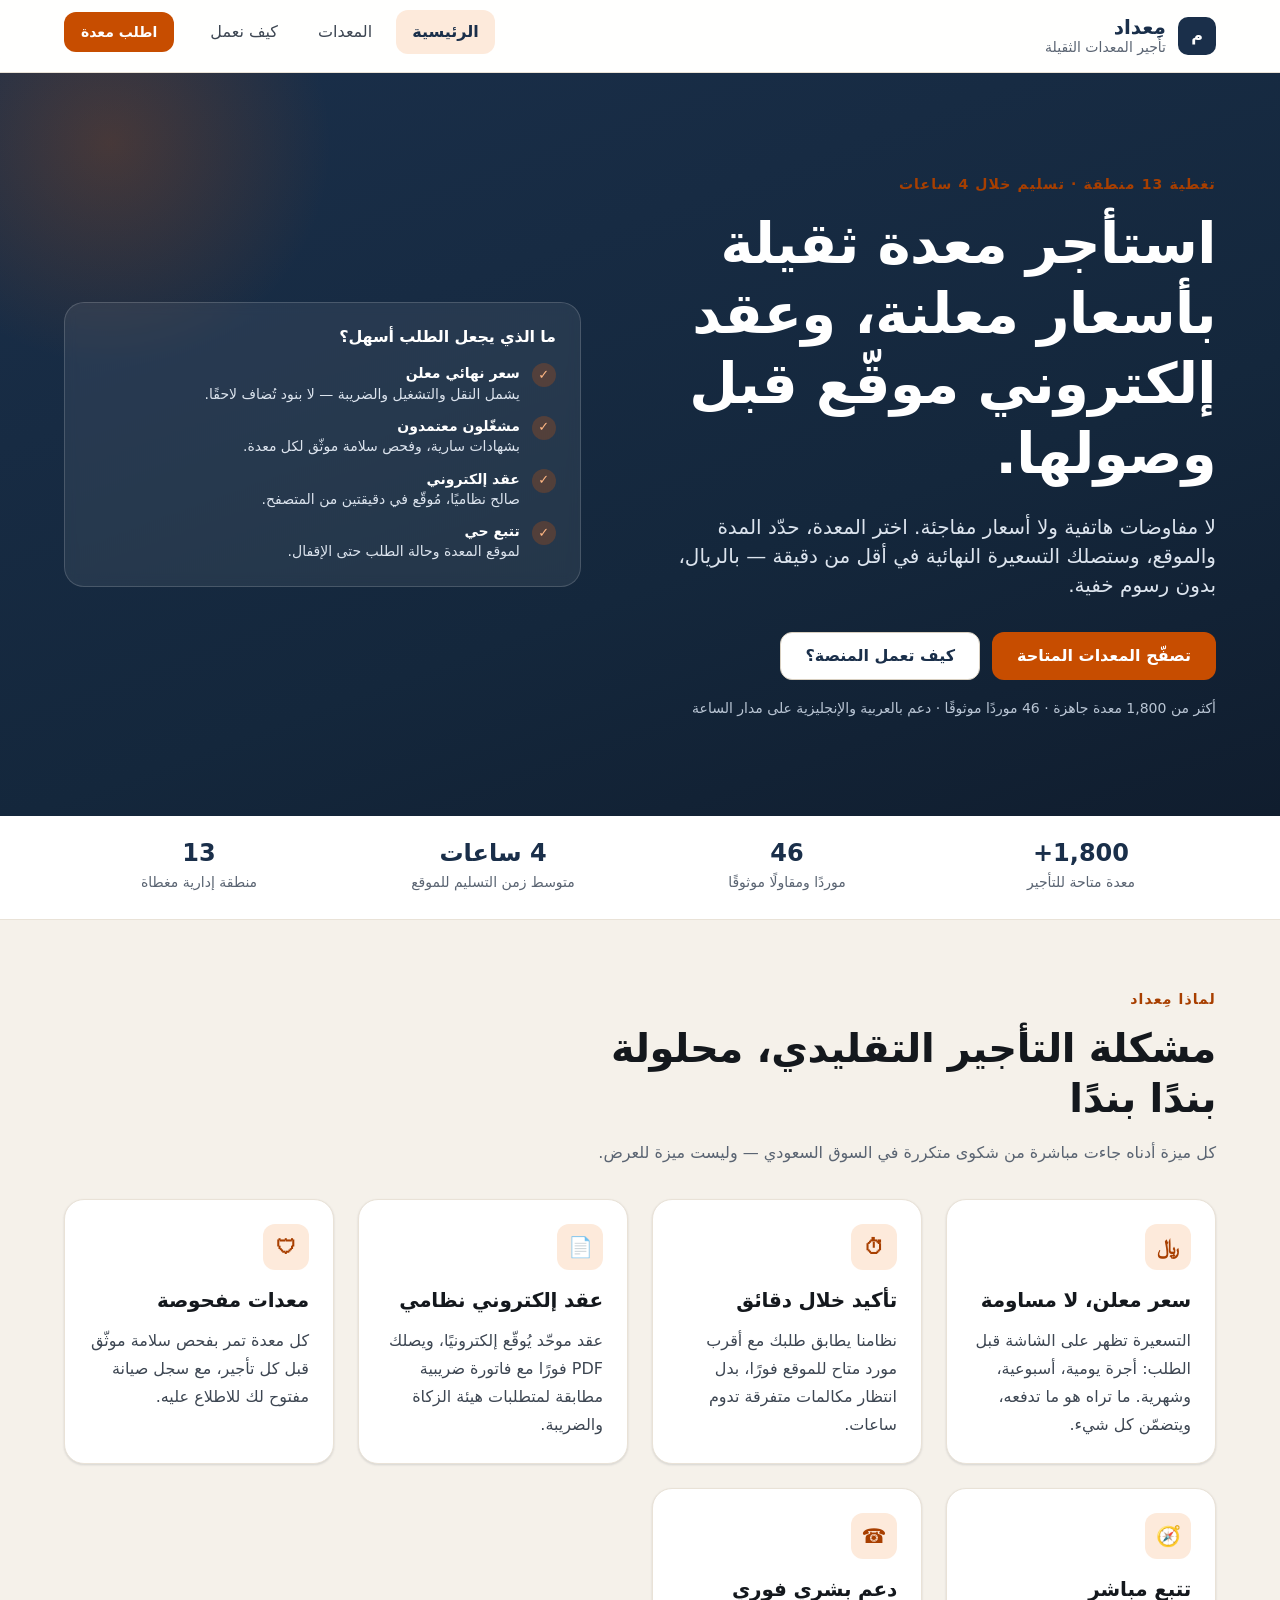
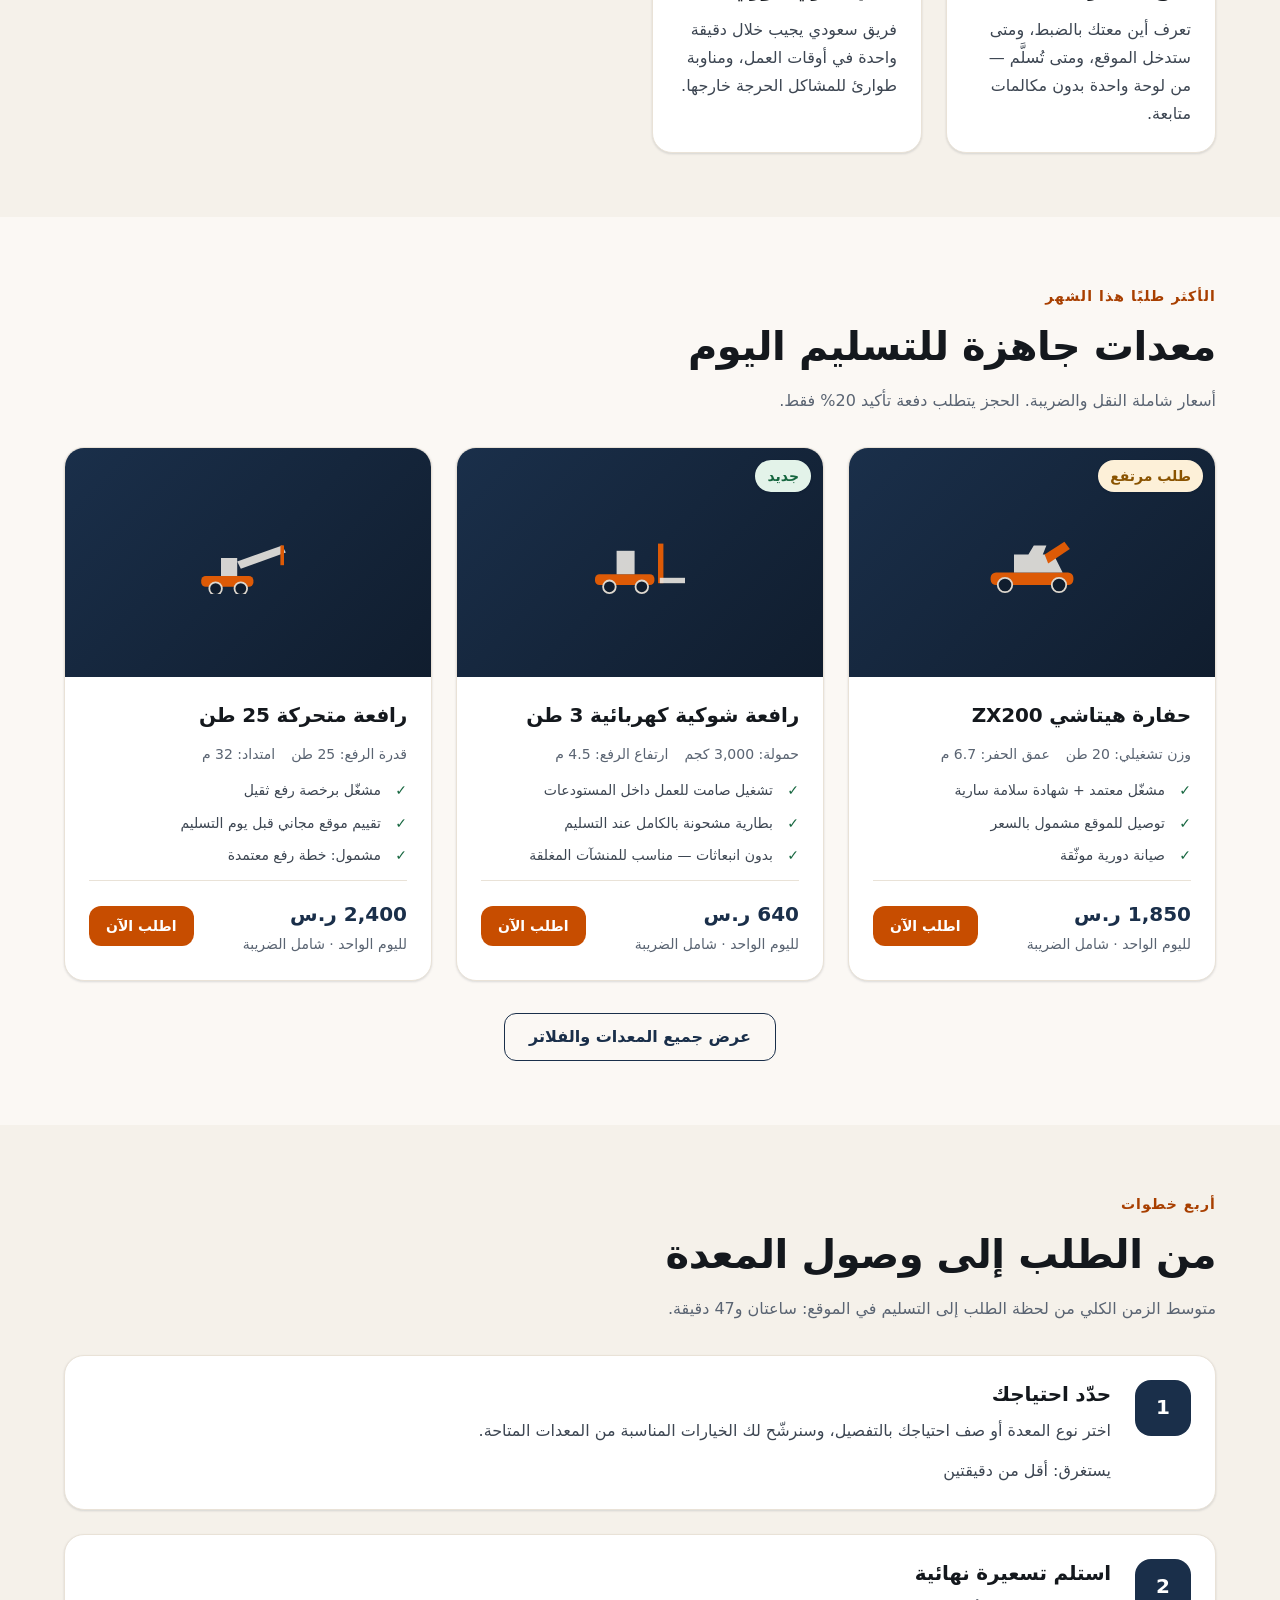
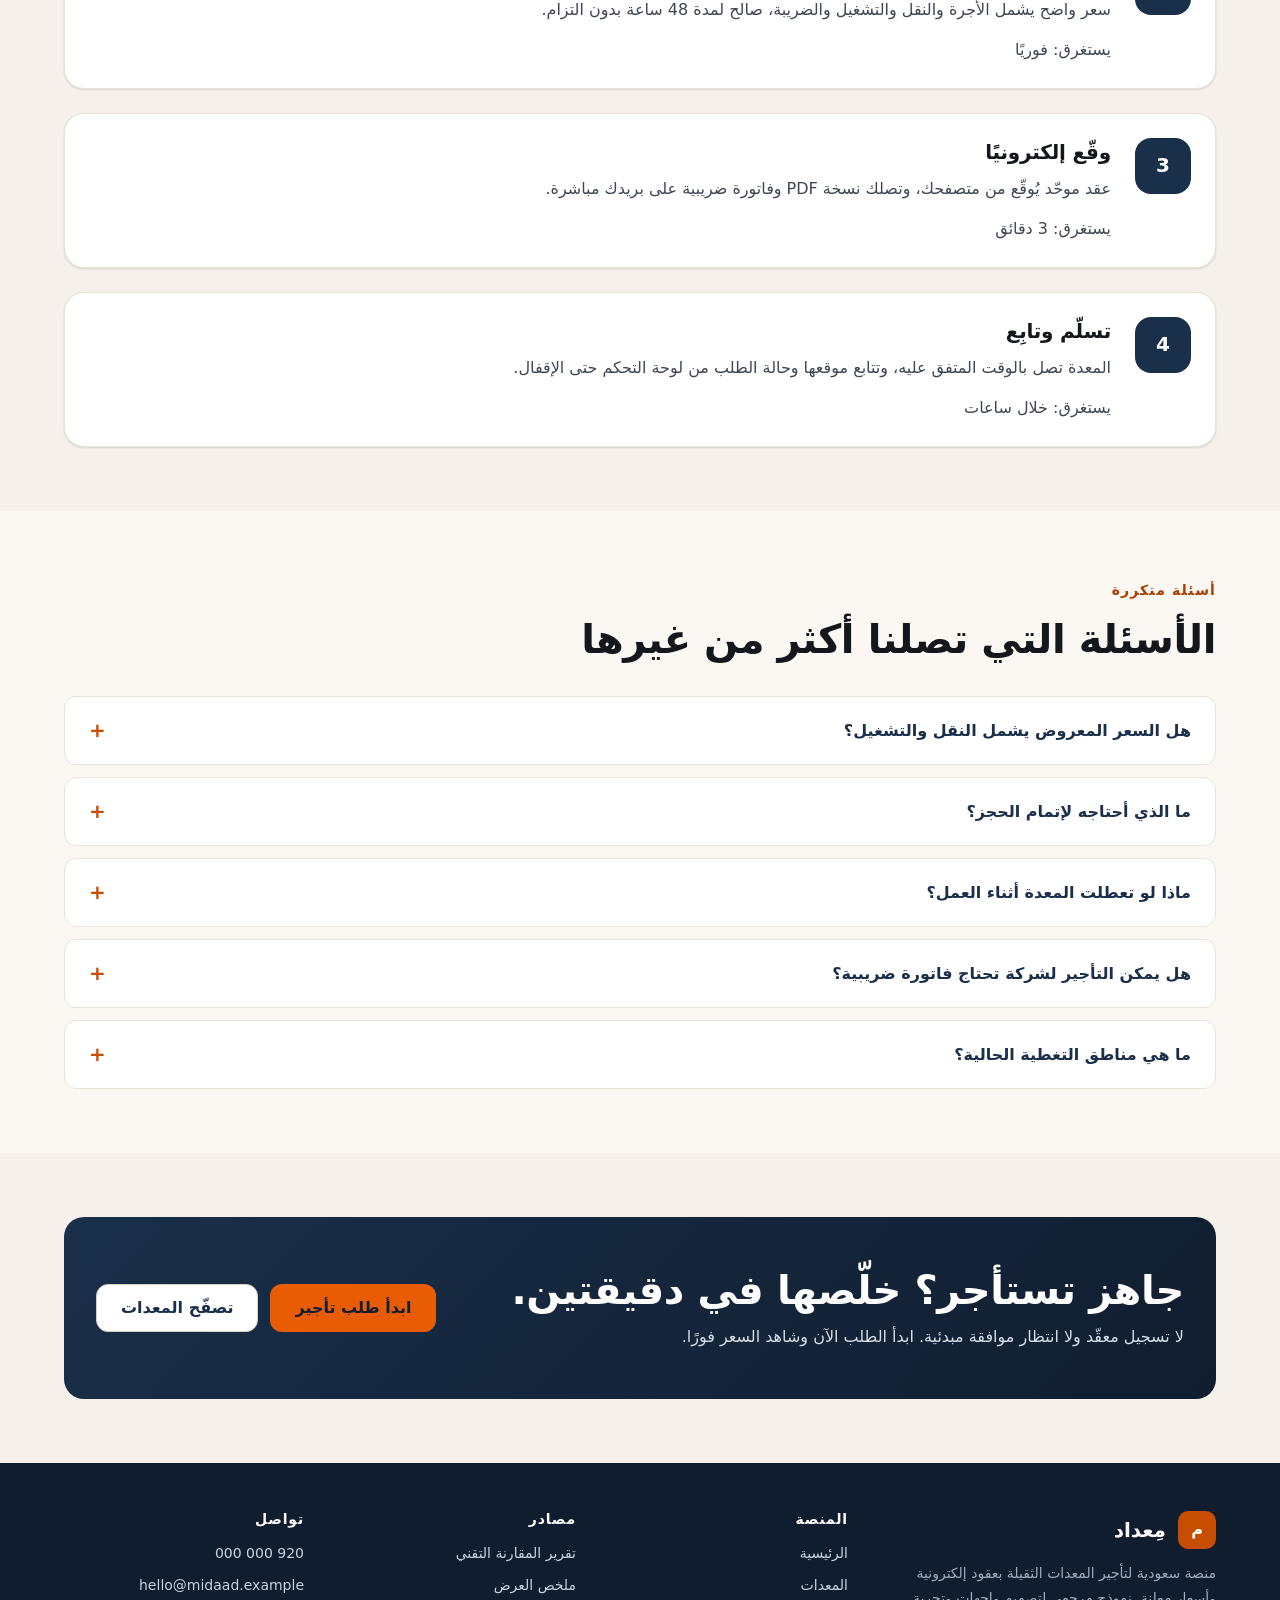
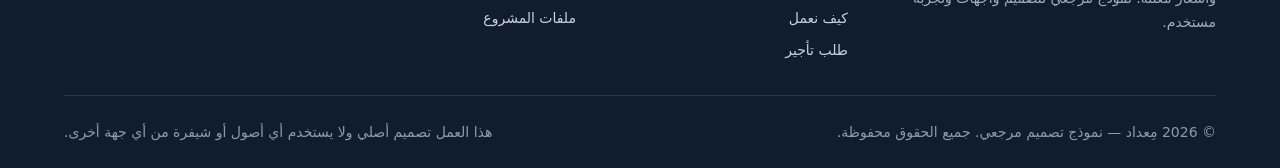
<file: index.html>
<!DOCTYPE html>
<html lang="ar" dir="rtl">
<head>
<meta charset="utf-8">
<meta name="viewport" content="width=device-width, initial-scale=1">
<title>مِعداد | تأجير المعدات الثقيلة في السعودية — أسعار واضحة وتسليم في نفس اليوم</title>
<meta name="description" content="منصة تأجير معدات ثقيلة في السعودية: أسعار معلنة، عقد إلكتروني، توصيل للموقع، ودعم 24/7. أكثر من 1,800 معدة جاهزة من 46 موردًا موثوقًا.">
<meta name="theme-color" content="#1a2f4a">
<meta name="color-scheme" content="light">
<link rel="icon" href="data:image/svg+xml,%3Csvg xmlns='http://www.w3.org/2000/svg' viewBox='0 0 64 64'%3E%3Crect width='64' height='64' rx='14' fill='%231a2f4a'/%3E%3Ctext x='32' y='43' font-size='30' text-anchor='middle' fill='%23fff' font-family='sans-serif' font-weight='700'%3E%D9%85%3C/text%3E%3C/svg%3E">
<link rel="stylesheet" href="assets/css/main.css">
</head>
<body>

<a class="skip-link" href="#main">تخطَّ إلى المحتوى الرئيسي</a>

<!-- ============================ HEADER ============================ -->
<header class="site-header">
  <div class="container site-header__inner">
    <a class="brand" href="index.html" aria-label="مِعداد — الصفحة الرئيسية">
      <span class="brand__mark" aria-hidden="true">م</span>
      <span class="brand__text">
        مِعداد
        <span class="brand__sub">تأجير المعدات الثقيلة</span>
      </span>
    </a>

    <button class="nav-toggle" type="button" aria-expanded="false" aria-controls="site-nav" aria-label="فتح القائمة">
      <span class="nav-toggle__bars" aria-hidden="true"></span>
    </button>

    <nav class="site-nav" id="site-nav" aria-label="التنقل الرئيسي">
      <ul class="site-nav__list">
        <li><a class="site-nav__link" href="index.html" aria-current="page">الرئيسية</a></li>
        <li><a class="site-nav__link" href="equipment.html">المعدات</a></li>
        <li><a class="site-nav__link" href="how-it-works.html">كيف نعمل</a></li>
        <li class="site-nav__cta"><a class="btn btn--sm" href="request.html">اطلب معدة</a></li>
      </ul>
    </nav>
  </div>
</header>

<main id="main">

  <!-- ============================ HERO ============================ -->
  <section class="hero">
    <div class="container hero__grid">
      <div>
        <span class="eyebrow">تغطية 13 منطقة · تسليم خلال 4 ساعات</span>
        <h1>استأجر معدة ثقيلة بأسعار معلنة، وعقد إلكتروني موقّع قبل وصولها.</h1>
        <p class="hero__lead">
          لا مفاوضات هاتفية ولا أسعار مفاجئة. اختر المعدة، حدّد المدة والموقع،
          وستصلك التسعيرة النهائية في أقل من دقيقة — بالريال، بدون رسوم خفية.
        </p>
        <div class="btn-row">
          <a class="btn" href="equipment.html">تصفّح المعدات المتاحة</a>
          <a class="btn btn--secondary" href="how-it-works.html">كيف تعمل المنصة؟</a>
        </div>
        <p class="hero__note">
          أكثر من 1,800 معدة جاهزة · 46 موردًا موثوقًا · دعم بالعربية والإنجليزية على مدار الساعة
        </p>
      </div>

      <aside class="hero-panel" aria-labelledby="hero-panel-title">
        <h2 id="hero-panel-title">ما الذي يجعل الطلب أسهل؟</h2>
        <ul class="hero-panel__list">
          <li>
            <span class="tick" aria-hidden="true">✓</span>
            <span><strong>سعر نهائي معلن</strong> يشمل النقل والتشغيل والضريبة — لا بنود تُضاف لاحقًا.</span>
          </li>
          <li>
            <span class="tick" aria-hidden="true">✓</span>
            <span><strong>مشغّلون معتمدون</strong> بشهادات سارية، وفحص سلامة موثّق لكل معدة.</span>
          </li>
          <li>
            <span class="tick" aria-hidden="true">✓</span>
            <span><strong>عقد إلكتروني</strong> صالح نظاميًا، مُوقّع في دقيقتين من المتصفح.</span>
          </li>
          <li>
            <span class="tick" aria-hidden="true">✓</span>
            <span><strong>تتبع حي</strong> لموقع المعدة وحالة الطلب حتى الإقفال.</span>
          </li>
        </ul>
      </aside>
    </div>
  </section>

  <!-- ============================ TRUST STRIP ============================ -->
  <section class="trust-strip" aria-label="أرقام المنصة">
    <div class="container trust-strip__grid">
      <div class="stat">
        <span class="stat__value">1,800+</span>
        <span class="stat__label">معدة متاحة للتأجير</span>
      </div>
      <div class="stat">
        <span class="stat__value">46</span>
        <span class="stat__label">موردًا ومقاولًا موثوقًا</span>
      </div>
      <div class="stat">
        <span class="stat__value">4 ساعات</span>
        <span class="stat__label">متوسط زمن التسليم للموقع</span>
      </div>
      <div class="stat">
        <span class="stat__value">13</span>
        <span class="stat__label">منطقة إدارية مغطاة</span>
      </div>
    </div>
  </section>

  <!-- ============================ WHY ============================ -->
  <section class="section" aria-labelledby="why-title">
    <div class="container">
      <div class="section-head">
        <span class="eyebrow">لماذا مِعداد</span>
        <h2 id="why-title">مشكلة التأجير التقليدي، محلولة بندًا بندًا</h2>
        <p>
          كل ميزة أدناه جاءت مباشرة من شكوى متكررة في السوق السعودي — وليست ميزة للعرض.
        </p>
      </div>

      <div class="grid grid--3">
        <article class="card card--hover reveal">
          <div class="card__icon" aria-hidden="true">﷼</div>
          <h3>سعر معلن، لا مساومة</h3>
          <p>
            التسعيرة تظهر على الشاشة قبل الطلب: أجرة يومية، أسبوعية، وشهرية.
            ما تراه هو ما تدفعه، ويتضمّن كل شيء.
          </p>
        </article>

        <article class="card card--hover reveal">
          <div class="card__icon" aria-hidden="true">⏱</div>
          <h3>تأكيد خلال دقائق</h3>
          <p>
            نظامنا يطابق طلبك مع أقرب مورد متاح للموقع فورًا، بدل انتظار مكالمات
            متفرقة تدوم ساعات.
          </p>
        </article>

        <article class="card card--hover reveal">
          <div class="card__icon" aria-hidden="true">📄</div>
          <h3>عقد إلكتروني نظامي</h3>
          <p>
            عقد موحّد يُوقّع إلكترونيًا، ويصلك PDF فورًا مع فاتورة ضريبية مطابقة
            لمتطلبات هيئة الزكاة والضريبة.
          </p>
        </article>

        <article class="card card--hover reveal">
          <div class="card__icon" aria-hidden="true">🛡</div>
          <h3>معدات مفحوصة</h3>
          <p>
            كل معدة تمر بفحص سلامة موثّق قبل كل تأجير، مع سجل صيانة مفتوح لك
            للاطلاع عليه.
          </p>
        </article>

        <article class="card card--hover reveal">
          <div class="card__icon" aria-hidden="true">🧭</div>
          <h3>تتبع مباشر</h3>
          <p>
            تعرف أين معتك بالضبط، ومتى ستدخل الموقع، ومتى تُسلَّم — من لوحة واحدة
            بدون مكالمات متابعة.
          </p>
        </article>

        <article class="card card--hover reveal">
          <div class="card__icon" aria-hidden="true">☎</div>
          <h3>دعم بشري فوري</h3>
          <p>
            فريق سعودي يجيب خلال دقيقة واحدة في أوقات العمل، ومناوبة طوارئ
            للمشاكل الحرجة خارجها.
          </p>
        </article>
      </div>
    </div>
  </section>

  <!-- ============================ FEATURED EQUIPMENT ============================ -->
  <section class="section section--sand" aria-labelledby="feat-title">
    <div class="container">
      <div class="section-head">
        <span class="eyebrow">الأكثر طلبًا هذا الشهر</span>
        <h2 id="feat-title">معدات جاهزة للتسليم اليوم</h2>
        <p>أسعار شاملة النقل والضريبة. الحجز يتطلب دفعة تأكيد 20% فقط.</p>
      </div>

      <div class="grid grid--3">

        <article class="equip reveal">
          <div class="equip__media">
            <span class="equip__badge equip__badge--hot">طلب مرتفع</span>
            <svg viewBox="0 0 120 70" role="img" aria-label="رسم توضيحي لحفارة زحّافة">
              <rect x="14" y="46" width="92" height="14" rx="6" fill="#e85d04"/>
              <circle cx="30" cy="60" r="8" fill="#101d2e" stroke="#e9e2d7" stroke-width="2"/>
              <circle cx="90" cy="60" r="8" fill="#101d2e" stroke="#e9e2d7" stroke-width="2"/>
              <path d="M40 46V26h16l6-10h14l-4 10h12l10 20z" fill="#f5f1ea" opacity="0.9"/>
              <path d="M74 26l22-14 6 8-24 16z" fill="#e85d04"/>
            </svg>
          </div>
          <div class="equip__body">
            <h3 class="equip__title">حفارة هيتاشي ZX200</h3>
            <div class="equip__meta">
              <span>وزن تشغيلي: 20 طن</span>
              <span>عمق الحفر: 6.7 م</span>
            </div>
            <ul class="equip__specs">
              <li>مشغّل معتمد + شهادة سلامة سارية</li>
              <li>توصيل للموقع مشمول بالسعر</li>
              <li>صيانة دورية موثّقة</li>
            </ul>
            <div class="equip__foot">
              <span class="equip__price">
                1,850 ر.س
                <small>لليوم الواحد · شامل الضريبة</small>
              </span>
              <a class="btn btn--sm" href="request.html">اطلب الآن</a>
            </div>
          </div>
        </article>

        <article class="equip reveal">
          <div class="equip__media">
            <span class="equip__badge equip__badge--new">جديد</span>
            <svg viewBox="0 0 120 70" role="img" aria-label="رسم توضيحي لرافعة شوكية">
              <rect x="10" y="48" width="66" height="12" rx="5" fill="#e85d04"/>
              <circle cx="26" cy="62" r="7" fill="#101d2e" stroke="#e9e2d7" stroke-width="2"/>
              <circle cx="62" cy="62" r="7" fill="#101d2e" stroke="#e9e2d7" stroke-width="2"/>
              <path d="M34 48V22h20v26z" fill="#f5f1ea" opacity="0.9"/>
              <rect x="80" y="14" width="6" height="44" fill="#e85d04"/>
              <rect x="82" y="52" width="28" height="6" fill="#f5f1ea" opacity="0.9"/>
            </svg>
          </div>
          <div class="equip__body">
            <h3 class="equip__title">رافعة شوكية كهربائية 3 طن</h3>
            <div class="equip__meta">
              <span>حمولة: 3,000 كجم</span>
              <span>ارتفاع الرفع: 4.5 م</span>
            </div>
            <ul class="equip__specs">
              <li>تشغيل صامت للعمل داخل المستودعات</li>
              <li>بطارية مشحونة بالكامل عند التسليم</li>
              <li>بدون انبعاثات — مناسب للمنشآت المغلقة</li>
            </ul>
            <div class="equip__foot">
              <span class="equip__price">
                640 ر.س
                <small>لليوم الواحد · شامل الضريبة</small>
              </span>
              <a class="btn btn--sm" href="request.html">اطلب الآن</a>
            </div>
          </div>
        </article>

        <article class="equip reveal">
          <div class="equip__media">
            <svg viewBox="0 0 120 70" role="img" aria-label="رسم توضيحي لرافعة متحركة">
              <rect x="8" y="50" width="58" height="12" rx="5" fill="#e85d04"/>
              <circle cx="24" cy="64" r="7" fill="#101d2e" stroke="#e9e2d7" stroke-width="2"/>
              <circle cx="52" cy="64" r="7" fill="#101d2e" stroke="#e9e2d7" stroke-width="2"/>
              <path d="M30 50V30h18v20z" fill="#f5f1ea" opacity="0.9"/>
              <path d="M48 34l50-18 4 8-50 18z" fill="#f5f1ea" opacity="0.9"/>
              <rect x="96" y="16" width="4" height="22" fill="#e85d04"/>
            </svg>
          </div>
          <div class="equip__body">
            <h3 class="equip__title">رافعة متحركة 25 طن</h3>
            <div class="equip__meta">
              <span>قدرة الرفع: 25 طن</span>
              <span>امتداد: 32 م</span>
            </div>
            <ul class="equip__specs">
              <li>مشغّل برخصة رفع ثقيل</li>
              <li>تقييم موقع مجاني قبل يوم التسليم</li>
              <li>مشمول: خطة رفع معتمدة</li>
            </ul>
            <div class="equip__foot">
              <span class="equip__price">
                2,400 ر.س
                <small>لليوم الواحد · شامل الضريبة</small>
              </span>
              <a class="btn btn--sm" href="request.html">اطلب الآن</a>
            </div>
          </div>
        </article>

      </div>

      <div class="btn-row mt-6" style="justify-content:center">
        <a class="btn btn--ghost" href="equipment.html">عرض جميع المعدات والفلاتر</a>
      </div>
    </div>
  </section>

  <!-- ============================ HOW IT WORKS (short) ============================ -->
  <section class="section" aria-labelledby="how-title">
    <div class="container">
      <div class="section-head">
        <span class="eyebrow">أربع خطوات</span>
        <h2 id="how-title">من الطلب إلى وصول المعدة</h2>
        <p>متوسط الزمن الكلي من لحظة الطلب إلى التسليم في الموقع: ساعتان و47 دقيقة.</p>
      </div>

      <ol class="steps">
        <li class="step reveal">
          <span class="step__num" aria-hidden="true"></span>
          <div>
            <h3>حدّد احتياجك</h3>
            <p>اختر نوع المعدة أو صف احتياجك بالتفصيل، وسنرشّح لك الخيارات المناسبة من المعدات المتاحة.</p>
            <p class="step__meta">يستغرق: أقل من دقيقتين</p>
          </div>
        </li>
        <li class="step reveal">
          <span class="step__num" aria-hidden="true"></span>
          <div>
            <h3>استلم تسعيرة نهائية</h3>
            <p>سعر واضح يشمل الأجرة والنقل والتشغيل والضريبة، صالح لمدة 48 ساعة بدون التزام.</p>
            <p class="step__meta">يستغرق: فوريًا</p>
          </div>
        </li>
        <li class="step reveal">
          <span class="step__num" aria-hidden="true"></span>
          <div>
            <h3>وقّع إلكترونيًا</h3>
            <p>عقد موحّد يُوقّع من متصفحك، وتصلك نسخة PDF وفاتورة ضريبية على بريدك مباشرة.</p>
            <p class="step__meta">يستغرق: 3 دقائق</p>
          </div>
        </li>
        <li class="step reveal">
          <span class="step__num" aria-hidden="true"></span>
          <div>
            <h3>تسلّم وتابِع</h3>
            <p>المعدة تصل بالوقت المتفق عليه، وتتابع موقعها وحالة الطلب من لوحة التحكم حتى الإقفال.</p>
            <p class="step__meta">يستغرق: خلال ساعات</p>
          </div>
        </li>
      </ol>
    </div>
  </section>

  <!-- ============================ FAQ ============================ -->
  <section class="section section--sand" aria-labelledby="faq-title">
    <div class="container">
      <div class="section-head">
        <span class="eyebrow">أسئلة متكررة</span>
        <h2 id="faq-title">الأسئلة التي تصلنا أكثر من غيرها</h2>
      </div>

      <div class="faq">
        <details>
          <summary>هل السعر المعروض يشمل النقل والتشغيل؟</summary>
          <p>
            نعم. كل سعر تراه على المنصة يشمل أجرة المعدة، أجرة المشغّل إن وُجد، نقل المعدة
            إلى موقعك داخل النطاق المذكور، وضريبة القيمة المضافة. لا توجد رسوم تُضاف بعد الطلب.
          </p>
        </details>
        <details>
          <summary>ما الذي أحتاجه لإتمام الحجز؟</summary>
          <p>
            سجل تجاري ساري أو هوية وطنية، عنوان الموقع بدقة، ومدة التأجير المطلوبة. الحجز
            يتطلب دفعة تأكيد 20%، والباقي يُسدد عند التسليم.
          </p>
        </details>
        <details>
          <summary>ماذا لو تعطلت المعدة أثناء العمل؟</summary>
          <p>
            الاستبدال مجاني ويبدأ خلال ساعتين في المدن الرئيسية وأربع ساعات خارجها. المدة
            المعطّلة لا تُحسب عليك، وتُخصم تلقائيًا من الفاتورة.
          </p>
        </details>
        <details>
          <summary>هل يمكن التأجير لشركة تحتاج فاتورة ضريبية؟</summary>
          <p>
            نعم. الفاتورة الضريبية تُصدر إلكترونيًا ومطابقة لمتطلبات هيئة الزكاة والضريبة
            والجمارك، وتصلك على البريد المسجّل مباشرة بعد التوقيع.
          </p>
        </details>
        <details>
          <summary>ما هي مناطق التغطية الحالية؟</summary>
          <p>
            نغطي 13 منطقة إدارية، مع تسليم سريع في الرياض والدمام وجدة ومكة والمدينة
            والقصيم. المناطق الأخرى تُحدَّد مدتها عند الطلب.
          </p>
        </details>
      </div>
    </div>
  </section>

  <!-- ============================ CTA ============================ -->
  <section class="section">
    <div class="container">
      <div class="cta-band">
        <div>
          <h2>جاهز تستأجر؟ خلّصها في دقيقتين.</h2>
          <p>لا تسجيل معقّد ولا انتظار موافقة مبدئية. ابدأ الطلب الآن وشاهد السعر فورًا.</p>
        </div>
        <div class="btn-row">
          <a class="btn btn--on-navy" href="request.html">ابدأ طلب تأجير</a>
          <a class="btn btn--secondary" href="equipment.html">تصفّح المعدات</a>
        </div>
      </div>
    </div>
  </section>

</main>

<!-- ============================ FOOTER ============================ -->
<footer class="site-footer">
  <div class="container">
    <div class="site-footer__grid">
      <div>
        <a class="brand" href="index.html">
          <span class="brand__mark" aria-hidden="true">م</span>
          <span class="brand__text">مِعداد</span>
        </a>
        <p>
          منصة سعودية لتأجير المعدات الثقيلة بعقود إلكترونية وأسعار معلنة.
          نموذج مرجعي لتصميم واجهات وتجربة مستخدم.
        </p>
      </div>

      <div>
        <h2>المنصة</h2>
        <ul>
          <li><a href="index.html">الرئيسية</a></li>
          <li><a href="equipment.html">المعدات</a></li>
          <li><a href="how-it-works.html">كيف نعمل</a></li>
          <li><a href="request.html">طلب تأجير</a></li>
        </ul>
      </div>

      <div>
        <h2>مصادر</h2>
        <ul>
          <li><a href="docs/COMPARISON.html">تقرير المقارنة التقني</a></li>
          <li><a href="docs/PITCH.html">ملخص العرض</a></li>
          <li><a href="README.md">ملفات المشروع</a></li>
        </ul>
      </div>

      <div>
        <h2>تواصل</h2>
        <ul>
          <li><a href="tel:+966920000000">920 000 000</a></li>
          <li><a href="mailto:hello@midaad.example">hello@midaad.example</a></li>
        </ul>
      </div>
    </div>

    <div class="site-footer__base">
      <span>© <span data-year>2026</span> مِعداد — نموذج تصميم مرجعي. جميع الحقوق محفوظة.</span>
      <span>هذا العمل تصميم أصلي ولا يستخدم أي أصول أو شيفرة من أي جهة أخرى.</span>
    </div>
  </div>
</footer>

<script src="assets/js/app.js" defer></script>
</body>
</html>
</file>
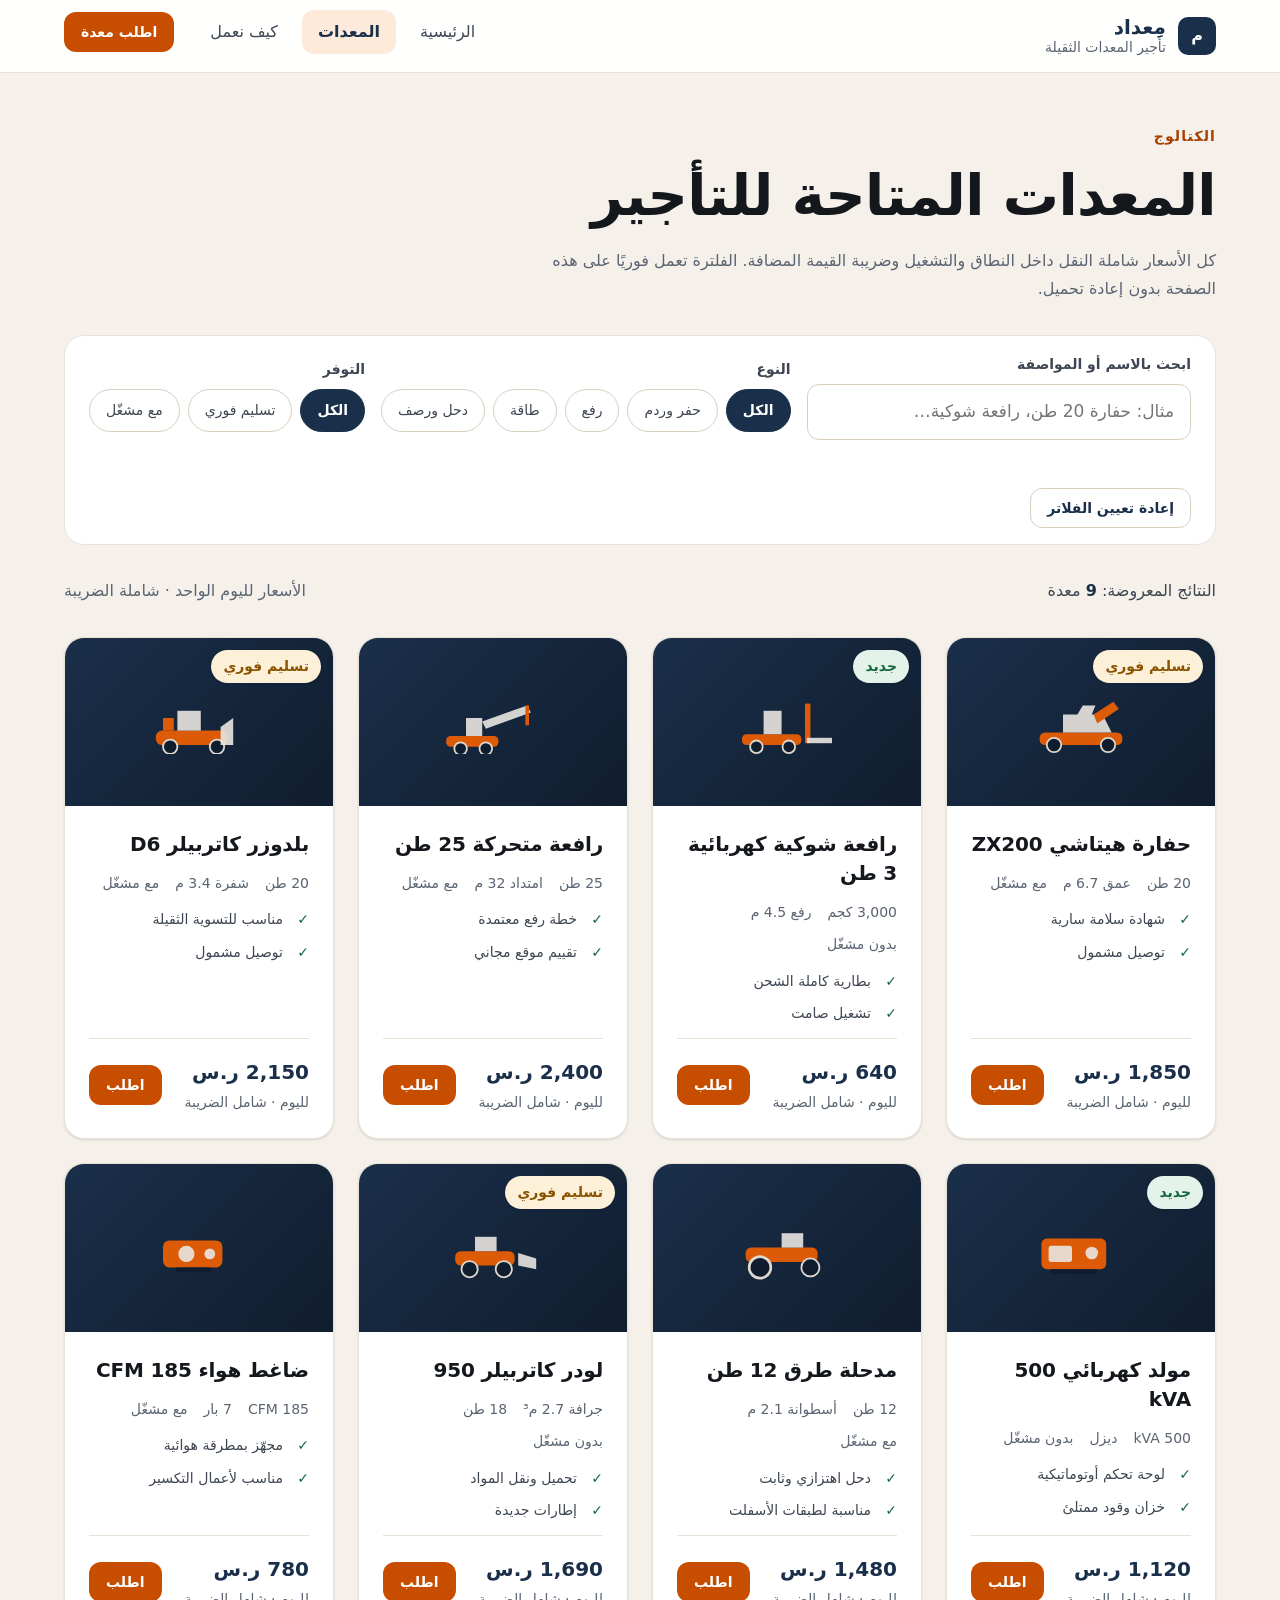
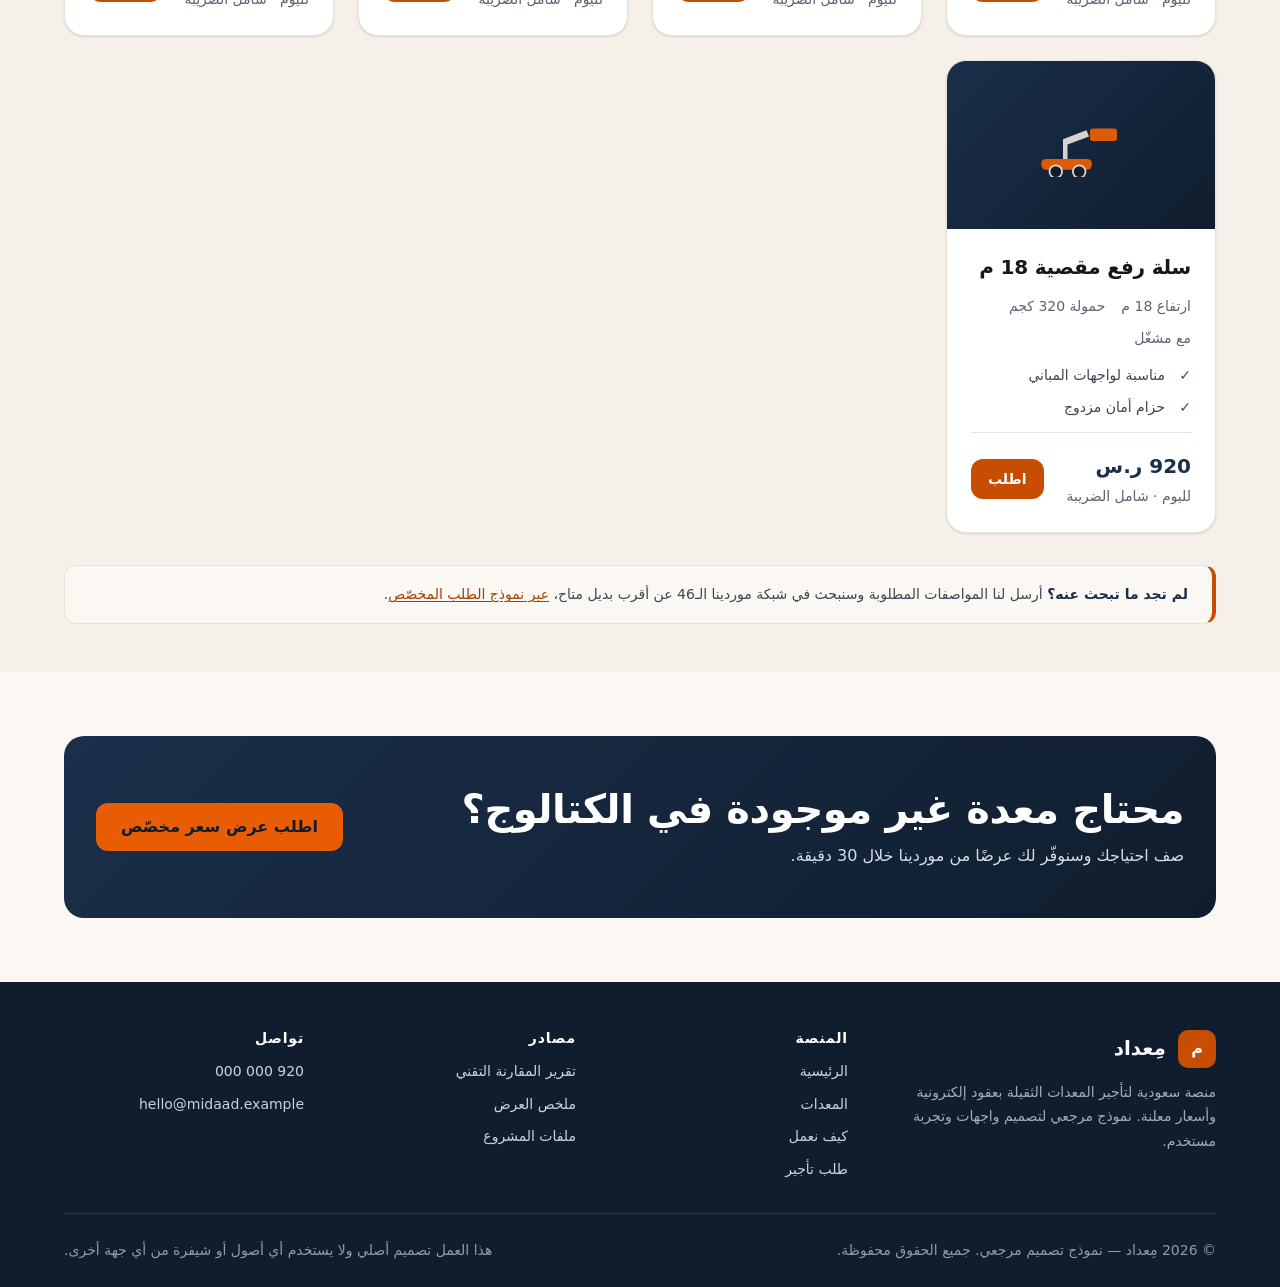
<file: equipment.html>
<!DOCTYPE html>
<html lang="ar" dir="rtl">
<head>
<meta charset="utf-8">
<meta name="viewport" content="width=device-width, initial-scale=1">
<title>المعدات المتاحة | مِعداد — تأجير معدات ثقيلة بأسعار معلنة</title>
<meta name="description" content="تصفّح أكثر من 1,800 معدة ثقيلة متاحة للتأجير في السعودية: حفارات، رافعات، بلدوزرات، مولدات، وضواغط. فلترة حسب النوع والتوفر والسعر.">
<meta name="theme-color" content="#1a2f4a">
<meta name="color-scheme" content="light">
<link rel="icon" href="data:image/svg+xml,%3Csvg xmlns='http://www.w3.org/2000/svg' viewBox='0 0 64 64'%3E%3Crect width='64' height='64' rx='14' fill='%231a2f4a'/%3E%3Ctext x='32' y='43' font-size='30' text-anchor='middle' fill='%23fff' font-family='sans-serif' font-weight='700'%3E%D9%85%3C/text%3E%3C/svg%3E">
<link rel="stylesheet" href="assets/css/main.css">
</head>
<body>

<a class="skip-link" href="#main">تخطَّ إلى المحتوى الرئيسي</a>

<header class="site-header">
  <div class="container site-header__inner">
    <a class="brand" href="index.html" aria-label="مِعداد — الصفحة الرئيسية">
      <span class="brand__mark" aria-hidden="true">م</span>
      <span class="brand__text">
        مِعداد
        <span class="brand__sub">تأجير المعدات الثقيلة</span>
      </span>
    </a>

    <button class="nav-toggle" type="button" aria-expanded="false" aria-controls="site-nav" aria-label="فتح القائمة">
      <span class="nav-toggle__bars" aria-hidden="true"></span>
    </button>

    <nav class="site-nav" id="site-nav" aria-label="التنقل الرئيسي">
      <ul class="site-nav__list">
        <li><a class="site-nav__link" href="index.html">الرئيسية</a></li>
        <li><a class="site-nav__link" href="equipment.html" aria-current="page">المعدات</a></li>
        <li><a class="site-nav__link" href="how-it-works.html">كيف نعمل</a></li>
        <li class="site-nav__cta"><a class="btn btn--sm" href="request.html">اطلب معدة</a></li>
      </ul>
    </nav>
  </div>
</header>

<main id="main">

  <section class="section section--tight">
    <div class="container">
      <div class="section-head">
        <span class="eyebrow">الكتالوج</span>
        <h1>المعدات المتاحة للتأجير</h1>
        <p>
          كل الأسعار شاملة النقل داخل النطاق والتشغيل وضريبة القيمة المضافة.
          الفلترة تعمل فوريًا على هذه الصفحة بدون إعادة تحميل.
        </p>
      </div>

      <!-- ================= FILTERS ================= -->
      <div class="filters" role="search" aria-label="فلترة المعدات">
        <div class="filters__group" style="flex:1 1 260px">
          <label class="filters__label" for="equip-search">ابحث بالاسم أو المواصفة</label>
          <input type="search" id="equip-search" placeholder="مثال: حفارة 20 طن، رافعة شوكية…"
                 style="min-height:48px;padding:.75rem 1rem;border:1px solid var(--sand-300);border-radius:var(--radius);background:var(--white)">
        </div>

        <div class="filters__group">
          <span class="filters__label" id="lbl-cat">النوع</span>
          <ul class="chip-set" aria-labelledby="lbl-cat">
            <li><button class="chip" type="button" data-filter-group="category" data-filter-value="all" aria-pressed="true">الكل</button></li>
            <li><button class="chip" type="button" data-filter-group="category" data-filter-value="earthmoving" aria-pressed="false">حفر وردم</button></li>
            <li><button class="chip" type="button" data-filter-group="category" data-filter-value="lifting" aria-pressed="false">رفع</button></li>
            <li><button class="chip" type="button" data-filter-group="category" data-filter-value="power" aria-pressed="false">طاقة</button></li>
            <li><button class="chip" type="button" data-filter-group="category" data-filter-value="compaction" aria-pressed="false">دحل ورصف</button></li>
          </ul>
        </div>

        <div class="filters__group">
          <span class="filters__label" id="lbl-cond">التوفر</span>
          <ul class="chip-set" aria-labelledby="lbl-cond">
            <li><button class="chip" type="button" data-filter-group="condition" data-filter-value="all" aria-pressed="true">الكل</button></li>
            <li><button class="chip" type="button" data-filter-group="condition" data-filter-value="instant" aria-pressed="false">تسليم فوري</button></li>
            <li><button class="chip" type="button" data-filter-group="condition" data-filter-value="with-operator" aria-pressed="false">مع مشغّل</button></li>
          </ul>
        </div>

        <div class="filters__group">
          <span class="filters__label">&nbsp;</span>
          <button class="btn btn--secondary btn--sm" type="button" id="reset-filters" style="min-height:40px">
            إعادة تعيين الفلاتر
          </button>
        </div>
      </div>

      <div class="result-bar">
        <p class="result-bar__count" role="status" aria-live="polite">
          النتائج المعروضة: <strong id="result-count">9</strong> معدة
        </p>
        <p class="result-bar__count" style="color:var(--ink-600)">
          الأسعار لليوم الواحد · شاملة الضريبة
        </p>
      </div>

      <!-- ================= GRID ================= -->
      <div class="grid grid--3" id="equip-grid">

        <article class="equip" data-equip data-category="earthmoving" data-condition="instant with-operator"
                 data-search="حفارة hitachi zx200 حفر وردم 20 طن مشغل">
          <div class="equip__media">
            <span class="equip__badge equip__badge--hot">تسليم فوري</span>
            <svg viewBox="0 0 120 70" role="img" aria-label="حفارة زحّافة"><rect x="14" y="46" width="92" height="14" rx="6" fill="#e85d04"/><circle cx="30" cy="60" r="8" fill="#101d2e" stroke="#e9e2d7" stroke-width="2"/><circle cx="90" cy="60" r="8" fill="#101d2e" stroke="#e9e2d7" stroke-width="2"/><path d="M40 46V26h16l6-10h14l-4 10h12l10 20z" fill="#f5f1ea" opacity=".9"/><path d="M74 26l22-14 6 8-24 16z" fill="#e85d04"/></svg>
          </div>
          <div class="equip__body">
            <h3 class="equip__title">حفارة هيتاشي ZX200</h3>
            <div class="equip__meta"><span>20 طن</span><span>عمق 6.7 م</span><span>مع مشغّل</span></div>
            <ul class="equip__specs"><li>شهادة سلامة سارية</li><li>توصيل مشمول</li></ul>
            <div class="equip__foot">
              <span class="equip__price">1,850 ر.س<small>لليوم · شامل الضريبة</small></span>
              <a class="btn btn--sm" href="request.html">اطلب</a>
            </div>
          </div>
        </article>

        <article class="equip" data-equip data-category="lifting" data-condition="instant"
                 data-search="رافعة شوكية كهربائية forklift 3 طن مستودع">
          <div class="equip__media">
            <span class="equip__badge equip__badge--new">جديد</span>
            <svg viewBox="0 0 120 70" role="img" aria-label="رافعة شوكية"><rect x="10" y="48" width="66" height="12" rx="5" fill="#e85d04"/><circle cx="26" cy="62" r="7" fill="#101d2e" stroke="#e9e2d7" stroke-width="2"/><circle cx="62" cy="62" r="7" fill="#101d2e" stroke="#e9e2d7" stroke-width="2"/><path d="M34 48V22h20v26z" fill="#f5f1ea" opacity=".9"/><rect x="80" y="14" width="6" height="44" fill="#e85d04"/><rect x="82" y="52" width="28" height="6" fill="#f5f1ea" opacity=".9"/></svg>
          </div>
          <div class="equip__body">
            <h3 class="equip__title">رافعة شوكية كهربائية 3 طن</h3>
            <div class="equip__meta"><span>3,000 كجم</span><span>رفع 4.5 م</span><span>بدون مشغّل</span></div>
            <ul class="equip__specs"><li>بطارية كاملة الشحن</li><li>تشغيل صامت</li></ul>
            <div class="equip__foot">
              <span class="equip__price">640 ر.س<small>لليوم · شامل الضريبة</small></span>
              <a class="btn btn--sm" href="request.html">اطلب</a>
            </div>
          </div>
        </article>

        <article class="equip" data-equip data-category="lifting" data-condition="with-operator"
                 data-search="رافعة متحركة crane 25 طن رفع ثقيل">
          <div class="equip__media">
            <svg viewBox="0 0 120 70" role="img" aria-label="رافعة متحركة"><rect x="8" y="50" width="58" height="12" rx="5" fill="#e85d04"/><circle cx="24" cy="64" r="7" fill="#101d2e" stroke="#e9e2d7" stroke-width="2"/><circle cx="52" cy="64" r="7" fill="#101d2e" stroke="#e9e2d7" stroke-width="2"/><path d="M30 50V30h18v20z" fill="#f5f1ea" opacity=".9"/><path d="M48 34l50-18 4 8-50 18z" fill="#f5f1ea" opacity=".9"/><rect x="96" y="16" width="4" height="22" fill="#e85d04"/></svg>
          </div>
          <div class="equip__body">
            <h3 class="equip__title">رافعة متحركة 25 طن</h3>
            <div class="equip__meta"><span>25 طن</span><span>امتداد 32 م</span><span>مع مشغّل</span></div>
            <ul class="equip__specs"><li>خطة رفع معتمدة</li><li>تقييم موقع مجاني</li></ul>
            <div class="equip__foot">
              <span class="equip__price">2,400 ر.س<small>لليوم · شامل الضريبة</small></span>
              <a class="btn btn--sm" href="request.html">اطلب</a>
            </div>
          </div>
        </article>

        <article class="equip" data-equip data-category="earthmoving" data-condition="instant with-operator"
                 data-search="بلدوزر bulldozer cat d6 ردم تسوية">
          <div class="equip__media">
            <span class="equip__badge equip__badge--hot">تسليم فوري</span>
            <svg viewBox="0 0 120 70" role="img" aria-label="بلدوزر"><rect x="12" y="44" width="80" height="16" rx="7" fill="#e85d04"/><circle cx="28" cy="62" r="8" fill="#101d2e" stroke="#e9e2d7" stroke-width="2"/><circle cx="80" cy="62" r="8" fill="#101d2e" stroke="#e9e2d7" stroke-width="2"/><path d="M98 30v30H84V40z" fill="#f5f1ea" opacity=".9"/><path d="M36 44V22h26v22z" fill="#f5f1ea" opacity=".9"/><rect x="20" y="30" width="12" height="14" fill="#e85d04"/></svg>
          </div>
          <div class="equip__body">
            <h3 class="equip__title">بلدوزر كاتربيلر D6</h3>
            <div class="equip__meta"><span>20 طن</span><span>شفرة 3.4 م</span><span>مع مشغّل</span></div>
            <ul class="equip__specs"><li>مناسب للتسوية الثقيلة</li><li>توصيل مشمول</li></ul>
            <div class="equip__foot">
              <span class="equip__price">2,150 ر.س<small>لليوم · شامل الضريبة</small></span>
              <a class="btn btn--sm" href="request.html">اطلب</a>
            </div>
          </div>
        </article>

        <article class="equip" data-equip data-category="power" data-condition="instant"
                 data-search="مولد كهربائي generator 500 كيلو فولت امبير طاقة">
          <div class="equip__media">
            <span class="equip__badge equip__badge--new">جديد</span>
            <svg viewBox="0 0 120 70" role="img" aria-label="مولد كهربائي"><rect x="16" y="24" width="72" height="34" rx="6" fill="#e85d04"/><rect x="24" y="32" width="26" height="18" rx="3" fill="#f5f1ea" opacity=".9"/><circle cx="72" cy="40" r="7" fill="#f5f1ea" opacity=".9"/><rect x="26" y="58" width="52" height="5" rx="2" fill="#101d2e"/></svg>
          </div>
          <div class="equip__body">
            <h3 class="equip__title">مولد كهربائي 500 kVA</h3>
            <div class="equip__meta"><span>500 kVA</span><span>ديزل</span><span>بدون مشغّل</span></div>
            <ul class="equip__specs"><li>لوحة تحكم أوتوماتيكية</li><li>خزان وقود ممتلئ</li></ul>
            <div class="equip__foot">
              <span class="equip__price">1,120 ر.س<small>لليوم · شامل الضريبة</small></span>
              <a class="btn btn--sm" href="request.html">اطلب</a>
            </div>
          </div>
        </article>

        <article class="equip" data-equip data-category="compaction" data-condition="with-operator"
                 data-search="مدحلة طرق roller دحل اسفلت رصف">
          <div class="equip__media">
            <svg viewBox="0 0 120 70" role="img" aria-label="مدحلة طرق"><rect x="14" y="34" width="80" height="16" rx="6" fill="#e85d04"/><path d="M54 34V18h24v16z" fill="#f5f1ea" opacity=".9"/><circle cx="30" cy="56" r="12" fill="#101d2e" stroke="#e9e2d7" stroke-width="3"/><circle cx="86" cy="56" r="10" fill="#101d2e" stroke="#e9e2d7" stroke-width="2"/></svg>
          </div>
          <div class="equip__body">
            <h3 class="equip__title">مدحلة طرق 12 طن</h3>
            <div class="equip__meta"><span>12 طن</span><span>أسطوانة 2.1 م</span><span>مع مشغّل</span></div>
            <ul class="equip__specs"><li>دحل اهتزازي وثابت</li><li>مناسبة لطبقات الأسفلت</li></ul>
            <div class="equip__foot">
              <span class="equip__price">1,480 ر.س<small>لليوم · شامل الضريبة</small></span>
              <a class="btn btn--sm" href="request.html">اطلب</a>
            </div>
          </div>
        </article>

        <article class="equip" data-equip data-category="earthmoving" data-condition="instant"
                 data-search="لودر wheel loader 950 محمل أمامي ردم">
          <div class="equip__media">
            <span class="equip__badge equip__badge--hot">تسليم فوري</span>
            <svg viewBox="0 0 120 70" role="img" aria-label="لودر"><rect x="18" y="38" width="66" height="16" rx="6" fill="#e85d04"/><circle cx="34" cy="58" r="9" fill="#101d2e" stroke="#e9e2d7" stroke-width="2"/><circle cx="72" cy="58" r="9" fill="#101d2e" stroke="#e9e2d7" stroke-width="2"/><path d="M40 38V22h24v16z" fill="#f5f1ea" opacity=".9"/><path d="M88 40l20 6v12l-20-4z" fill="#f5f1ea" opacity=".9"/></svg>
          </div>
          <div class="equip__body">
            <h3 class="equip__title">لودر كاتربيلر 950</h3>
            <div class="equip__meta"><span>جرافة 2.7 م³</span><span>18 طن</span><span>بدون مشغّل</span></div>
            <ul class="equip__specs"><li>تحميل ونقل المواد</li><li>إطارات جديدة</li></ul>
            <div class="equip__foot">
              <span class="equip__price">1,690 ر.س<small>لليوم · شامل الضريبة</small></span>
              <a class="btn btn--sm" href="request.html">اطلب</a>
            </div>
          </div>
        </article>

        <article class="equip" data-equip data-category="power" data-condition="instant with-operator"
                 data-search="ضواغط هواء compressor 185 cfm طاقة">
          <div class="equip__media">
            <svg viewBox="0 0 120 70" role="img" aria-label="ضاغط هواء"><rect x="20" y="26" width="66" height="30" rx="7" fill="#e85d04"/><circle cx="46" cy="41" r="9" fill="#f5f1ea" opacity=".9"/><circle cx="72" cy="41" r="6" fill="#f5f1ea" opacity=".9"/><rect x="34" y="56" width="40" height="5" rx="2" fill="#101d2e"/></svg>
          </div>
          <div class="equip__body">
            <h3 class="equip__title">ضاغط هواء 185 CFM</h3>
            <div class="equip__meta"><span>185 CFM</span><span>7 بار</span><span>مع مشغّل</span></div>
            <ul class="equip__specs"><li>مجهّز بمطرقة هوائية</li><li>مناسب لأعمال التكسير</li></ul>
            <div class="equip__foot">
              <span class="equip__price">780 ر.س<small>لليوم · شامل الضريبة</small></span>
              <a class="btn btn--sm" href="request.html">اطلب</a>
            </div>
          </div>
        </article>

        <article class="equip" data-equip data-category="lifting" data-condition="with-operator"
                 data-search="سلة رفع aerial platform lift 18 م رفع">
          <div class="equip__media">
            <svg viewBox="0 0 120 70" role="img" aria-label="سلة رفع"><rect x="16" y="50" width="56" height="12" rx="5" fill="#e85d04"/><circle cx="32" cy="64" r="7" fill="#101d2e" stroke="#e9e2d7" stroke-width="2"/><circle cx="58" cy="64" r="7" fill="#101d2e" stroke="#e9e2d7" stroke-width="2"/><path d="M40 50V28l26-10 3 7-24 9v16z" fill="#f5f1ea" opacity=".9"/><rect x="70" y="16" width="30" height="14" rx="3" fill="#e85d04"/></svg>
          </div>
          <div class="equip__body">
            <h3 class="equip__title">سلة رفع مقصية 18 م</h3>
            <div class="equip__meta"><span>ارتفاع 18 م</span><span>حمولة 320 كجم</span><span>مع مشغّل</span></div>
            <ul class="equip__specs"><li>مناسبة لواجهات المباني</li><li>حزام أمان مزدوج</li></ul>
            <div class="equip__foot">
              <span class="equip__price">920 ر.س<small>لليوم · شامل الضريبة</small></span>
              <a class="btn btn--sm" href="request.html">اطلب</a>
            </div>
          </div>
        </article>

      </div>

      <div class="empty-state" id="empty-state" hidden>
        <h3>لا توجد نتائج مطابقة</h3>
        <p>جرّب توسيع نطاق البحث أو إعادة تعيين الفلاتر لعرض جميع المعدات المتاحة.</p>
      </div>

      <div class="form-note mt-6">
        <strong>لم تجد ما تبحث عنه؟</strong>
        أرسل لنا المواصفات المطلوبة وسنبحث في شبكة موردينا الـ46 عن أقرب بديل متاح،
        <a href="request.html">عبر نموذج الطلب المخصّص</a>.
      </div>
    </div>
  </section>

  <section class="section section--sand">
    <div class="container">
      <div class="cta-band">
        <div>
          <h2>محتاج معدة غير موجودة في الكتالوج؟</h2>
          <p>صف احتياجك وسنوفّر لك عرضًا من موردينا خلال 30 دقيقة.</p>
        </div>
        <div class="btn-row">
          <a class="btn btn--on-navy" href="request.html">اطلب عرض سعر مخصّص</a>
        </div>
      </div>
    </div>
  </section>
</main>

<footer class="site-footer">
  <div class="container">
    <div class="site-footer__grid">
      <div>
        <a class="brand" href="index.html">
          <span class="brand__mark" aria-hidden="true">م</span>
          <span class="brand__text">مِعداد</span>
        </a>
        <p>منصة سعودية لتأجير المعدات الثقيلة بعقود إلكترونية وأسعار معلنة. نموذج مرجعي لتصميم واجهات وتجربة مستخدم.</p>
      </div>
      <div>
        <h2>المنصة</h2>
        <ul>
          <li><a href="index.html">الرئيسية</a></li>
          <li><a href="equipment.html">المعدات</a></li>
          <li><a href="how-it-works.html">كيف نعمل</a></li>
          <li><a href="request.html">طلب تأجير</a></li>
        </ul>
      </div>
      <div>
        <h2>مصادر</h2>
        <ul>
          <li><a href="docs/COMPARISON.html">تقرير المقارنة التقني</a></li>
          <li><a href="docs/PITCH.html">ملخص العرض</a></li>
          <li><a href="README.md">ملفات المشروع</a></li>
        </ul>
      </div>
      <div>
        <h2>تواصل</h2>
        <ul>
          <li><a href="tel:+966920000000">920 000 000</a></li>
          <li><a href="mailto:hello@midaad.example">hello@midaad.example</a></li>
        </ul>
      </div>
    </div>
    <div class="site-footer__base">
      <span>© <span data-year>2026</span> مِعداد — نموذج تصميم مرجعي. جميع الحقوق محفوظة.</span>
      <span>هذا العمل تصميم أصلي ولا يستخدم أي أصول أو شيفرة من أي جهة أخرى.</span>
    </div>
  </div>
</footer>

<script src="assets/js/app.js" defer></script>
</body>
</html>
</file>
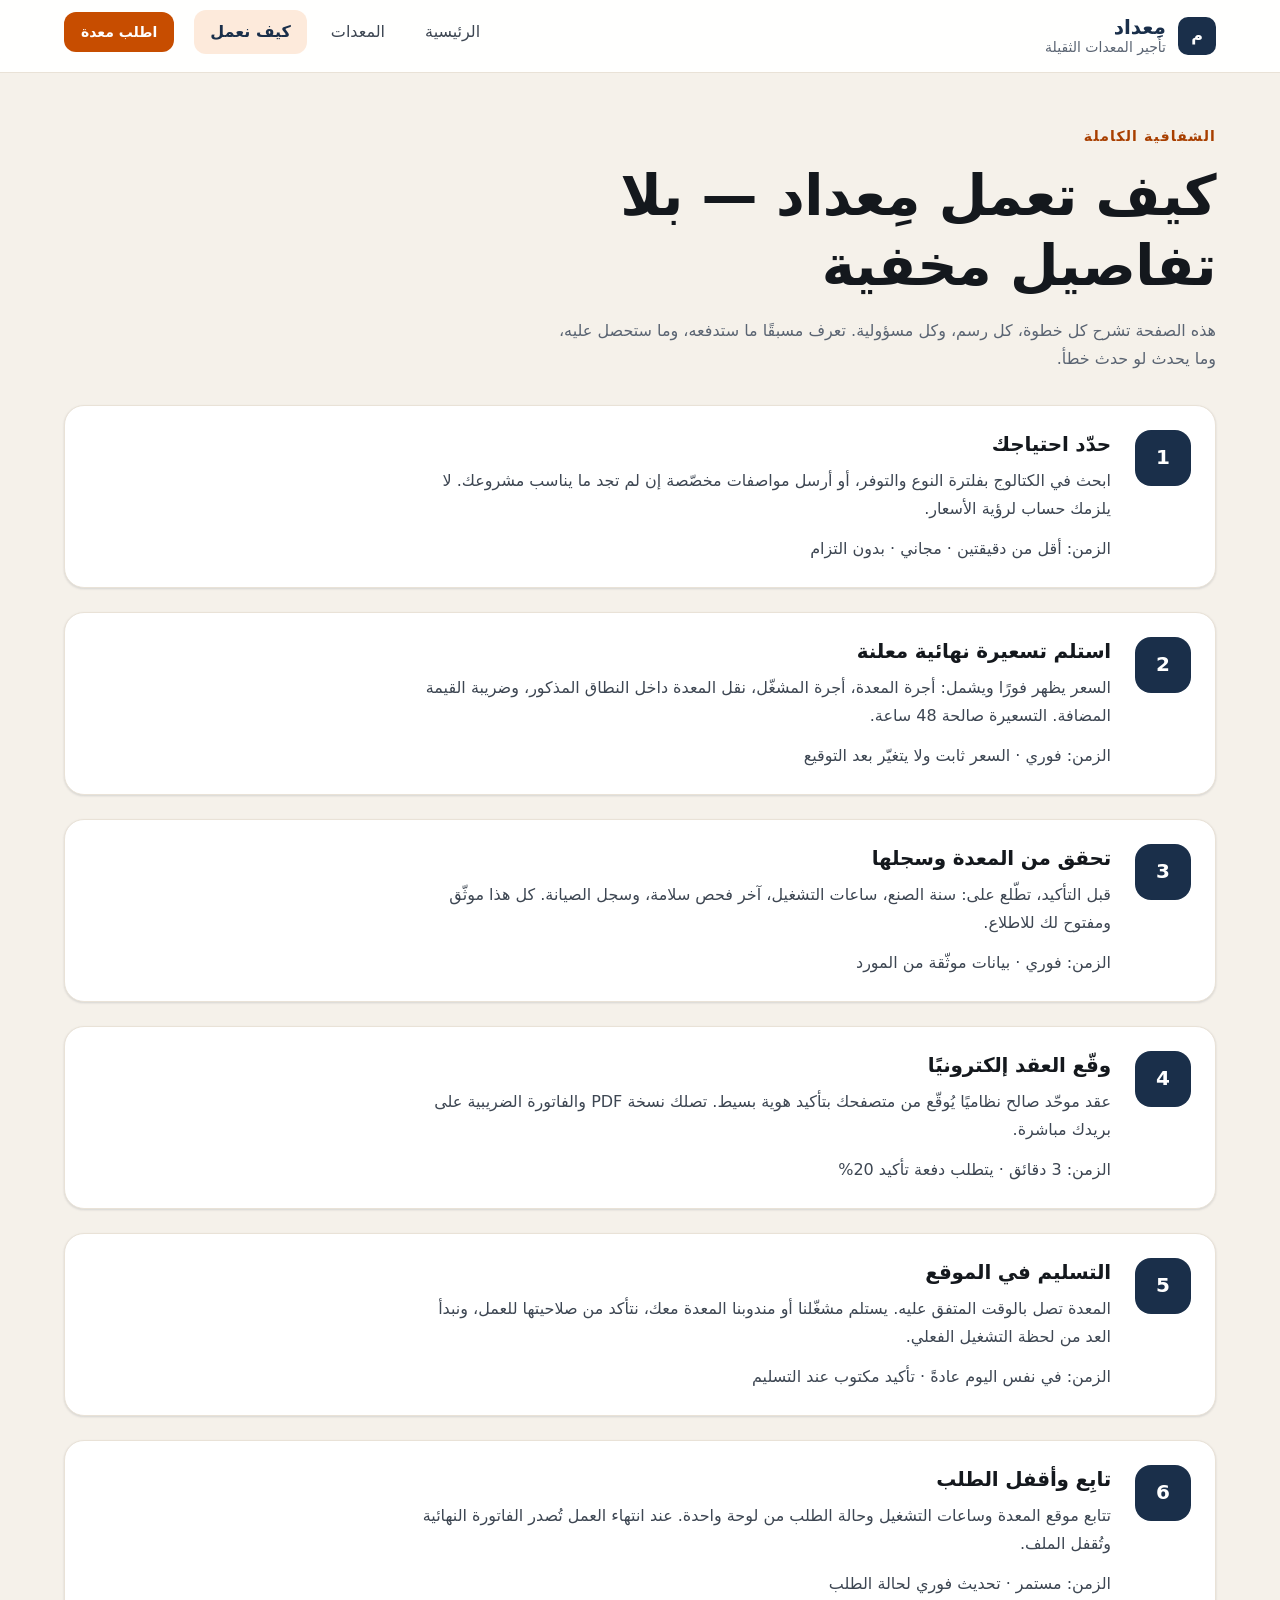
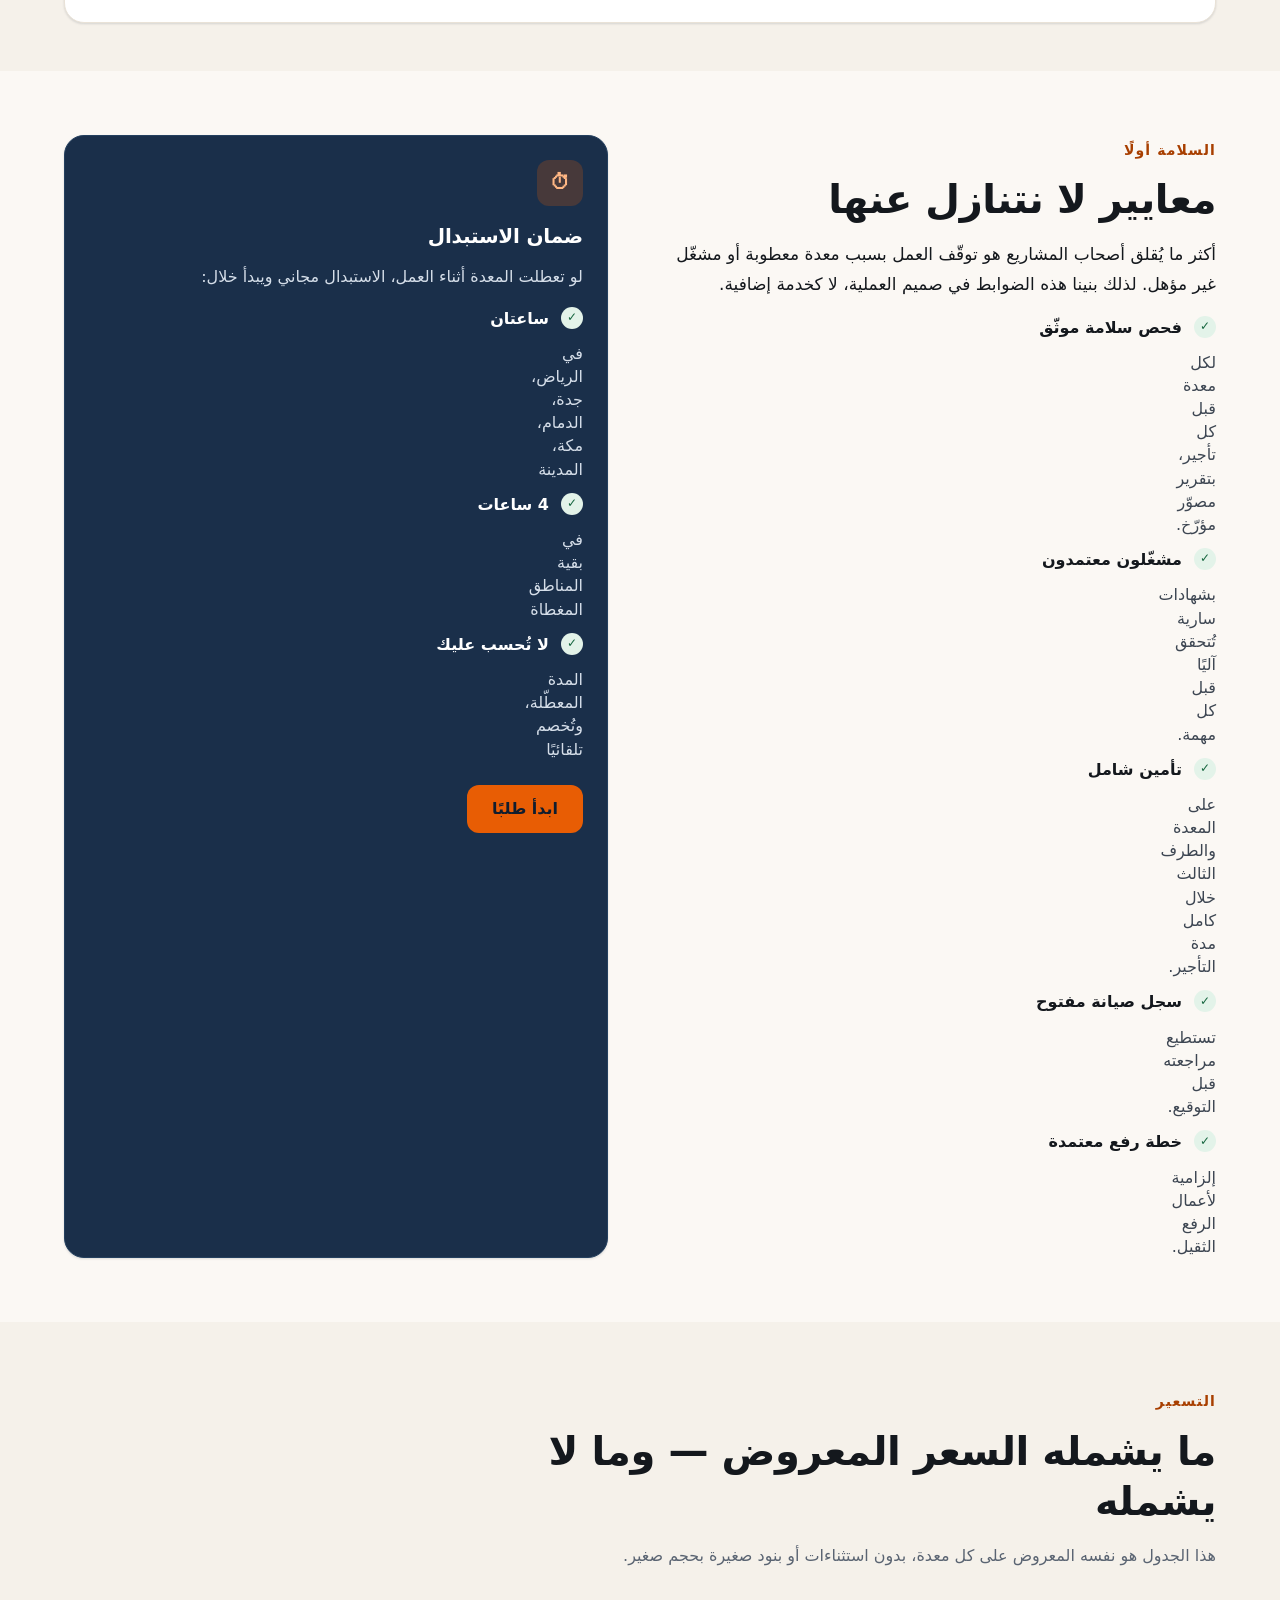
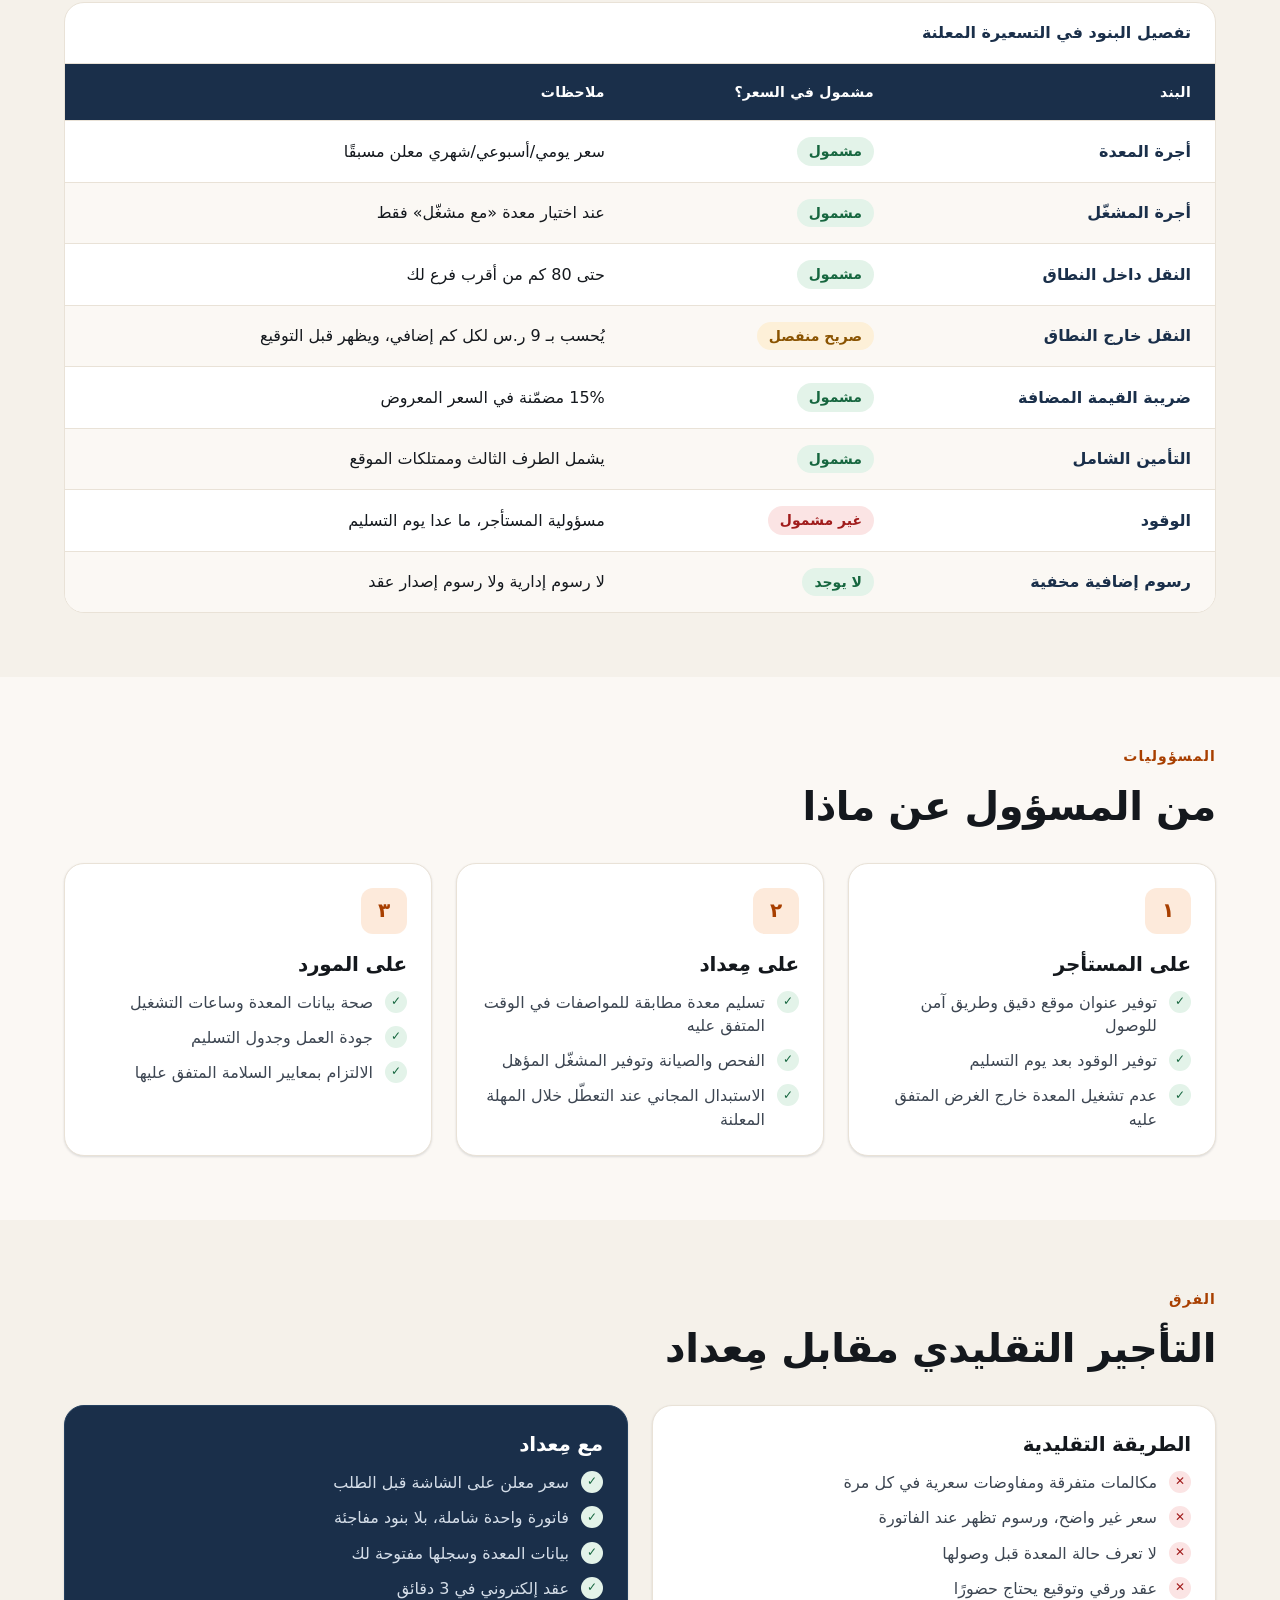
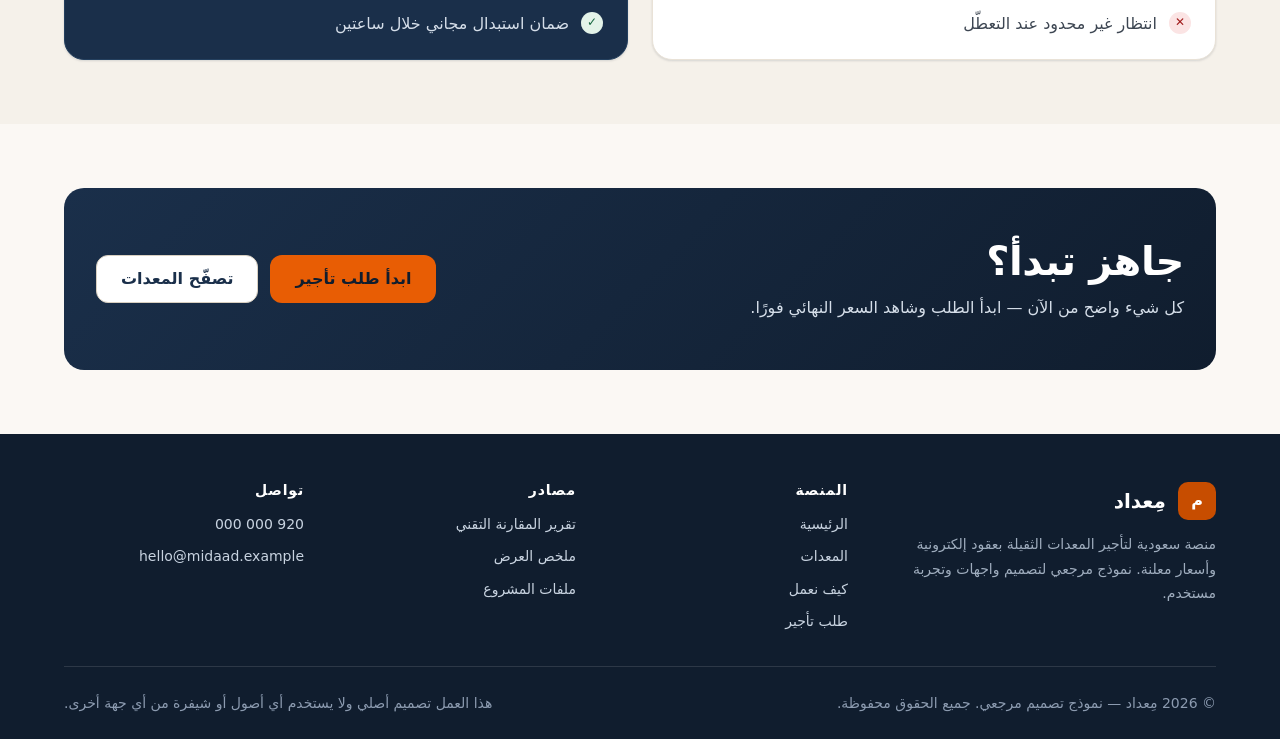
<file: how-it-works.html>
<!DOCTYPE html>
<html lang="ar" dir="rtl">
<head>
<meta charset="utf-8">
<meta name="viewport" content="width=device-width, initial-scale=1">
<title>كيف نعمل | مِعداد — من الطلب إلى التسليم في 4 خطوات</title>
<meta name="description" content="اعرف بالضبط كيف تعمل منصة مِعداد: التسعير المعلن، العقد الإلكتروني، الفحص والسلامة، التسليم والتتبع، وسياسة الاستبدال المجاني.">
<meta name="theme-color" content="#1a2f4a">
<meta name="color-scheme" content="light">
<link rel="icon" href="data:image/svg+xml,%3Csvg xmlns='http://www.w3.org/2000/svg' viewBox='0 0 64 64'%3E%3Crect width='64' height='64' rx='14' fill='%231a2f4a'/%3E%3Ctext x='32' y='43' font-size='30' text-anchor='middle' fill='%23fff' font-family='sans-serif' font-weight='700'%3E%D9%85%3C/text%3E%3C/svg%3E">
<link rel="stylesheet" href="assets/css/main.css">
</head>
<body>

<a class="skip-link" href="#main">تخطَّ إلى المحتوى الرئيسي</a>

<header class="site-header">
  <div class="container site-header__inner">
    <a class="brand" href="index.html" aria-label="مِعداد — الصفحة الرئيسية">
      <span class="brand__mark" aria-hidden="true">م</span>
      <span class="brand__text">
        مِعداد
        <span class="brand__sub">تأجير المعدات الثقيلة</span>
      </span>
    </a>

    <button class="nav-toggle" type="button" aria-expanded="false" aria-controls="site-nav" aria-label="فتح القائمة">
      <span class="nav-toggle__bars" aria-hidden="true"></span>
    </button>

    <nav class="site-nav" id="site-nav" aria-label="التنقل الرئيسي">
      <ul class="site-nav__list">
        <li><a class="site-nav__link" href="index.html">الرئيسية</a></li>
        <li><a class="site-nav__link" href="equipment.html">المعدات</a></li>
        <li><a class="site-nav__link" href="how-it-works.html" aria-current="page">كيف نعمل</a></li>
        <li class="site-nav__cta"><a class="btn btn--sm" href="request.html">اطلب معدة</a></li>
      </ul>
    </nav>
  </div>
</header>

<main id="main">

  <section class="section section--tight">
    <div class="container">
      <div class="section-head">
        <span class="eyebrow">الشفافية الكاملة</span>
        <h1>كيف تعمل مِعداد — بلا تفاصيل مخفية</h1>
        <p>
          هذه الصفحة تشرح كل خطوة، كل رسم، وكل مسؤولية. تعرف مسبقًا ما ستدفعه،
          وما ستحصل عليه، وما يحدث لو حدث خطأ.
        </p>
      </div>

      <ol class="steps">
        <li class="step">
          <span class="step__num" aria-hidden="true"></span>
          <div>
            <h3>حدّد احتياجك</h3>
            <p>
              ابحث في الكتالوج بفلترة النوع والتوفر، أو أرسل مواصفات مخصّصة إن لم تجد
              ما يناسب مشروعك. لا يلزمك حساب لرؤية الأسعار.
            </p>
            <p class="step__meta">الزمن: أقل من دقيقتين · مجاني · بدون التزام</p>
          </div>
        </li>

        <li class="step">
          <span class="step__num" aria-hidden="true"></span>
          <div>
            <h3>استلم تسعيرة نهائية معلنة</h3>
            <p>
              السعر يظهر فورًا ويشمل: أجرة المعدة، أجرة المشغّل، نقل المعدة داخل النطاق
              المذكور، وضريبة القيمة المضافة. التسعيرة صالحة 48 ساعة.
            </p>
            <p class="step__meta">الزمن: فوري · السعر ثابت ولا يتغيّر بعد التوقيع</p>
          </div>
        </li>

        <li class="step">
          <span class="step__num" aria-hidden="true"></span>
          <div>
            <h3>تحقق من المعدة وسجلها</h3>
            <p>
              قبل التأكيد، تطّلع على: سنة الصنع، ساعات التشغيل، آخر فحص سلامة،
              وسجل الصيانة. كل هذا موثّق ومفتوح لك للاطلاع.
            </p>
            <p class="step__meta">الزمن: فوري · بيانات موثّقة من المورد</p>
          </div>
        </li>

        <li class="step">
          <span class="step__num" aria-hidden="true"></span>
          <div>
            <h3>وقّع العقد إلكترونيًا</h3>
            <p>
              عقد موحّد صالح نظاميًا يُوقّع من متصفحك بتأكيد هوية بسيط. تصلك نسخة PDF
              والفاتورة الضريبية على بريدك مباشرة.
            </p>
            <p class="step__meta">الزمن: 3 دقائق · يتطلب دفعة تأكيد 20%</p>
          </div>
        </li>

        <li class="step">
          <span class="step__num" aria-hidden="true"></span>
          <div>
            <h3>التسليم في الموقع</h3>
            <p>
              المعدة تصل بالوقت المتفق عليه. يستلم مشغّلنا أو مندوبنا المعدة معك،
              نتأكد من صلاحيتها للعمل، ونبدأ العد من لحظة التشغيل الفعلي.
            </p>
            <p class="step__meta">الزمن: في نفس اليوم عادةً · تأكيد مكتوب عند التسليم</p>
          </div>
        </li>

        <li class="step">
          <span class="step__num" aria-hidden="true"></span>
          <div>
            <h3>تابِع وأقفل الطلب</h3>
            <p>
              تتابع موقع المعدة وساعات التشغيل وحالة الطلب من لوحة واحدة. عند انتهاء
              العمل تُصدر الفاتورة النهائية وتُقفل الملف.
            </p>
            <p class="step__meta">الزمن: مستمر · تحديث فوري لحالة الطلب</p>
          </div>
        </li>
      </ol>
    </div>
  </section>

  <!-- ================= SAFETY ================= -->
  <section class="section section--sand" aria-labelledby="safety-title">
    <div class="container">
      <div class="split">
        <div>
          <span class="eyebrow">السلامة أولًا</span>
          <h2 id="safety-title">معايير لا نتنازل عنها</h2>
          <p>
            أكثر ما يُقلق أصحاب المشاريع هو توقّف العمل بسبب معدة معطوبة أو مشغّل غير
            مؤهل. لذلك بنينا هذه الضوابط في صميم العملية، لا كخدمة إضافية.
          </p>
          <ul class="checklist">
            <li><strong>فحص سلامة موثّق</strong> لكل معدة قبل كل تأجير، بتقرير مصوّر مؤرّخ.</li>
            <li><strong>مشغّلون معتمدون</strong> بشهادات سارية تُتحقق آليًا قبل كل مهمة.</li>
            <li><strong>تأمين شامل</strong> على المعدة والطرف الثالث خلال كامل مدة التأجير.</li>
            <li><strong>سجل صيانة مفتوح</strong> تستطيع مراجعته قبل التوقيع.</li>
            <li><strong>خطة رفع معتمدة</strong> إلزامية لأعمال الرفع الثقيل.</li>
          </ul>
        </div>
        <div class="card card--navy">
          <div class="card__icon" aria-hidden="true">⏱</div>
          <h3 style="color:#fff">ضمان الاستبدال</h3>
          <p style="color:#d5dee9">
            لو تعطلت المعدة أثناء العمل، الاستبدال مجاني ويبدأ خلال:
          </p>
          <ul class="checklist" style="margin-top:var(--sp-4)">
            <li style="color:#d5dee9"><strong style="color:#fff">ساعتان</strong> في الرياض، جدة، الدمام، مكة، المدينة</li>
            <li style="color:#d5dee9"><strong style="color:#fff">4 ساعات</strong> في بقية المناطق المغطاة</li>
            <li style="color:#d5dee9"><strong style="color:#fff">لا تُحسب عليك</strong> المدة المعطّلة، وتُخصم تلقائيًا</li>
          </ul>
          <a class="btn btn--on-navy mt-5" href="request.html">ابدأ طلبًا</a>
        </div>
      </div>
    </div>
  </section>

  <!-- ================= PRICING TABLE ================= -->
  <section class="section" aria-labelledby="pricing-title">
    <div class="container">
      <div class="section-head">
        <span class="eyebrow">التسعير</span>
        <h2 id="pricing-title">ما يشمله السعر المعروض — وما لا يشمله</h2>
        <p>هذا الجدول هو نفسه المعروض على كل معدة، بدون استثناءات أو بنود صغيرة بحجم صغير.</p>
      </div>

      <div class="table-wrap">
        <table class="rates">
          <caption>تفصيل البنود في التسعيرة المعلنة</caption>
          <thead>
            <tr>
              <th scope="col">البند</th>
              <th scope="col">مشمول في السعر؟</th>
              <th scope="col">ملاحظات</th>
            </tr>
          </thead>
          <tbody>
            <tr>
              <td><strong>أجرة المعدة</strong></td>
              <td><span class="pill pill--ok">مشمول</span></td>
              <td>سعر يومي/أسبوعي/شهري معلن مسبقًا</td>
            </tr>
            <tr>
              <td><strong>أجرة المشغّل</strong></td>
              <td><span class="pill pill--ok">مشمول</span></td>
              <td>عند اختيار معدة «مع مشغّل» فقط</td>
            </tr>
            <tr>
              <td><strong>النقل داخل النطاق</strong></td>
              <td><span class="pill pill--ok">مشمول</span></td>
              <td>حتى 80 كم من أقرب فرع لك</td>
            </tr>
            <tr>
              <td><strong>النقل خارج النطاق</strong></td>
              <td><span class="pill pill--warn">صريح منفصل</span></td>
              <td>يُحسب بـ 9 ر.س لكل كم إضافي، ويظهر قبل التوقيع</td>
            </tr>
            <tr>
              <td><strong>ضريبة القيمة المضافة</strong></td>
              <td><span class="pill pill--ok">مشمول</span></td>
              <td>15% مضمّنة في السعر المعروض</td>
            </tr>
            <tr>
              <td><strong>التأمين الشامل</strong></td>
              <td><span class="pill pill--ok">مشمول</span></td>
              <td>يشمل الطرف الثالث وممتلكات الموقع</td>
            </tr>
            <tr>
              <td><strong>الوقود</strong></td>
              <td><span class="pill pill--off">غير مشمول</span></td>
              <td>مسؤولية المستأجر، ما عدا يوم التسليم</td>
            </tr>
            <tr>
              <td><strong>رسوم إضافية مخفية</strong></td>
              <td><span class="pill pill--ok">لا يوجد</span></td>
              <td>لا رسوم إدارية ولا رسوم إصدار عقد</td>
            </tr>
          </tbody>
        </table>
      </div>
    </div>
  </section>

  <!-- ================= ROLES ================= -->
  <section class="section section--sand" aria-labelledby="roles-title">
    <div class="container">
      <div class="section-head">
        <span class="eyebrow">المسؤوليات</span>
        <h2 id="roles-title">من المسؤول عن ماذا</h2>
      </div>

      <div class="grid grid--3">
        <article class="card">
          <div class="card__icon" aria-hidden="true">١</div>
          <h3>على المستأجر</h3>
          <ul class="checklist">
            <li>توفير عنوان موقع دقيق وطريق آمن للوصول</li>
            <li>توفير الوقود بعد يوم التسليم</li>
            <li>عدم تشغيل المعدة خارج الغرض المتفق عليه</li>
          </ul>
        </article>

        <article class="card">
          <div class="card__icon" aria-hidden="true">٢</div>
          <h3>على مِعداد</h3>
          <ul class="checklist">
            <li>تسليم معدة مطابقة للمواصفات في الوقت المتفق عليه</li>
            <li>الفحص والصيانة وتوفير المشغّل المؤهل</li>
            <li>الاستبدال المجاني عند التعطّل خلال المهلة المعلنة</li>
          </ul>
        </article>

        <article class="card">
          <div class="card__icon" aria-hidden="true">٣</div>
          <h3>على المورد</h3>
          <ul class="checklist">
            <li>صحة بيانات المعدة وساعات التشغيل</li>
            <li>جودة العمل وجدول التسليم</li>
            <li>الالتزام بمعايير السلامة المتفق عليها</li>
          </ul>
        </article>
      </div>
    </div>
  </section>

  <!-- ================= COMPARISON ================= -->
  <section class="section" aria-labelledby="cmp-title">
    <div class="container">
      <div class="section-head">
        <span class="eyebrow">الفرق</span>
        <h2 id="cmp-title">التأجير التقليدي مقابل مِعداد</h2>
      </div>

      <div class="grid grid--2">
        <article class="card">
          <h3>الطريقة التقليدية</h3>
          <ul class="checklist checklist--cross">
            <li>مكالمات متفرقة ومفاوضات سعرية في كل مرة</li>
            <li>سعر غير واضح، ورسوم تظهر عند الفاتورة</li>
            <li>لا تعرف حالة المعدة قبل وصولها</li>
            <li>عقد ورقي وتوقيع يحتاج حضورًا</li>
            <li>انتظار غير محدود عند التعطّل</li>
          </ul>
        </article>

        <article class="card card--navy">
          <h3>مع مِعداد</h3>
          <ul class="checklist">
            <li style="color:#d5dee9">سعر معلن على الشاشة قبل الطلب</li>
            <li style="color:#d5dee9">فاتورة واحدة شاملة، بلا بنود مفاجئة</li>
            <li style="color:#d5dee9">بيانات المعدة وسجلها مفتوحة لك</li>
            <li style="color:#d5dee9">عقد إلكتروني في 3 دقائق</li>
            <li style="color:#d5dee9">ضمان استبدال مجاني خلال ساعتين</li>
          </ul>
        </article>
      </div>
    </div>
  </section>

  <section class="section section--sand">
    <div class="container">
      <div class="cta-band">
        <div>
          <h2>جاهز تبدأ؟</h2>
          <p>كل شيء واضح من الآن — ابدأ الطلب وشاهد السعر النهائي فورًا.</p>
        </div>
        <div class="btn-row">
          <a class="btn btn--on-navy" href="request.html">ابدأ طلب تأجير</a>
          <a class="btn btn--secondary" href="equipment.html">تصفّح المعدات</a>
        </div>
      </div>
    </div>
  </section>

</main>

<footer class="site-footer">
  <div class="container">
    <div class="site-footer__grid">
      <div>
        <a class="brand" href="index.html">
          <span class="brand__mark" aria-hidden="true">م</span>
          <span class="brand__text">مِعداد</span>
        </a>
        <p>منصة سعودية لتأجير المعدات الثقيلة بعقود إلكترونية وأسعار معلنة. نموذج مرجعي لتصميم واجهات وتجربة مستخدم.</p>
      </div>
      <div>
        <h2>المنصة</h2>
        <ul>
          <li><a href="index.html">الرئيسية</a></li>
          <li><a href="equipment.html">المعدات</a></li>
          <li><a href="how-it-works.html">كيف نعمل</a></li>
          <li><a href="request.html">طلب تأجير</a></li>
        </ul>
      </div>
      <div>
        <h2>مصادر</h2>
        <ul>
          <li><a href="docs/COMPARISON.html">تقرير المقارنة التقني</a></li>
          <li><a href="docs/PITCH.html">ملخص العرض</a></li>
          <li><a href="README.md">ملفات المشروع</a></li>
        </ul>
      </div>
      <div>
        <h2>تواصل</h2>
        <ul>
          <li><a href="tel:+966920000000">920 000 000</a></li>
          <li><a href="mailto:hello@midaad.example">hello@midaad.example</a></li>
        </ul>
      </div>
    </div>
    <div class="site-footer__base">
      <span>© <span data-year>2026</span> مِعداد — نموذج تصميم مرجعي. جميع الحقوق محفوظة.</span>
      <span>هذا العمل تصميم أصلي ولا يستخدم أي أصول أو شيفرة من أي جهة أخرى.</span>
    </div>
  </div>
</footer>

<script src="assets/js/app.js" defer></script>
</body>
</html>
</file>
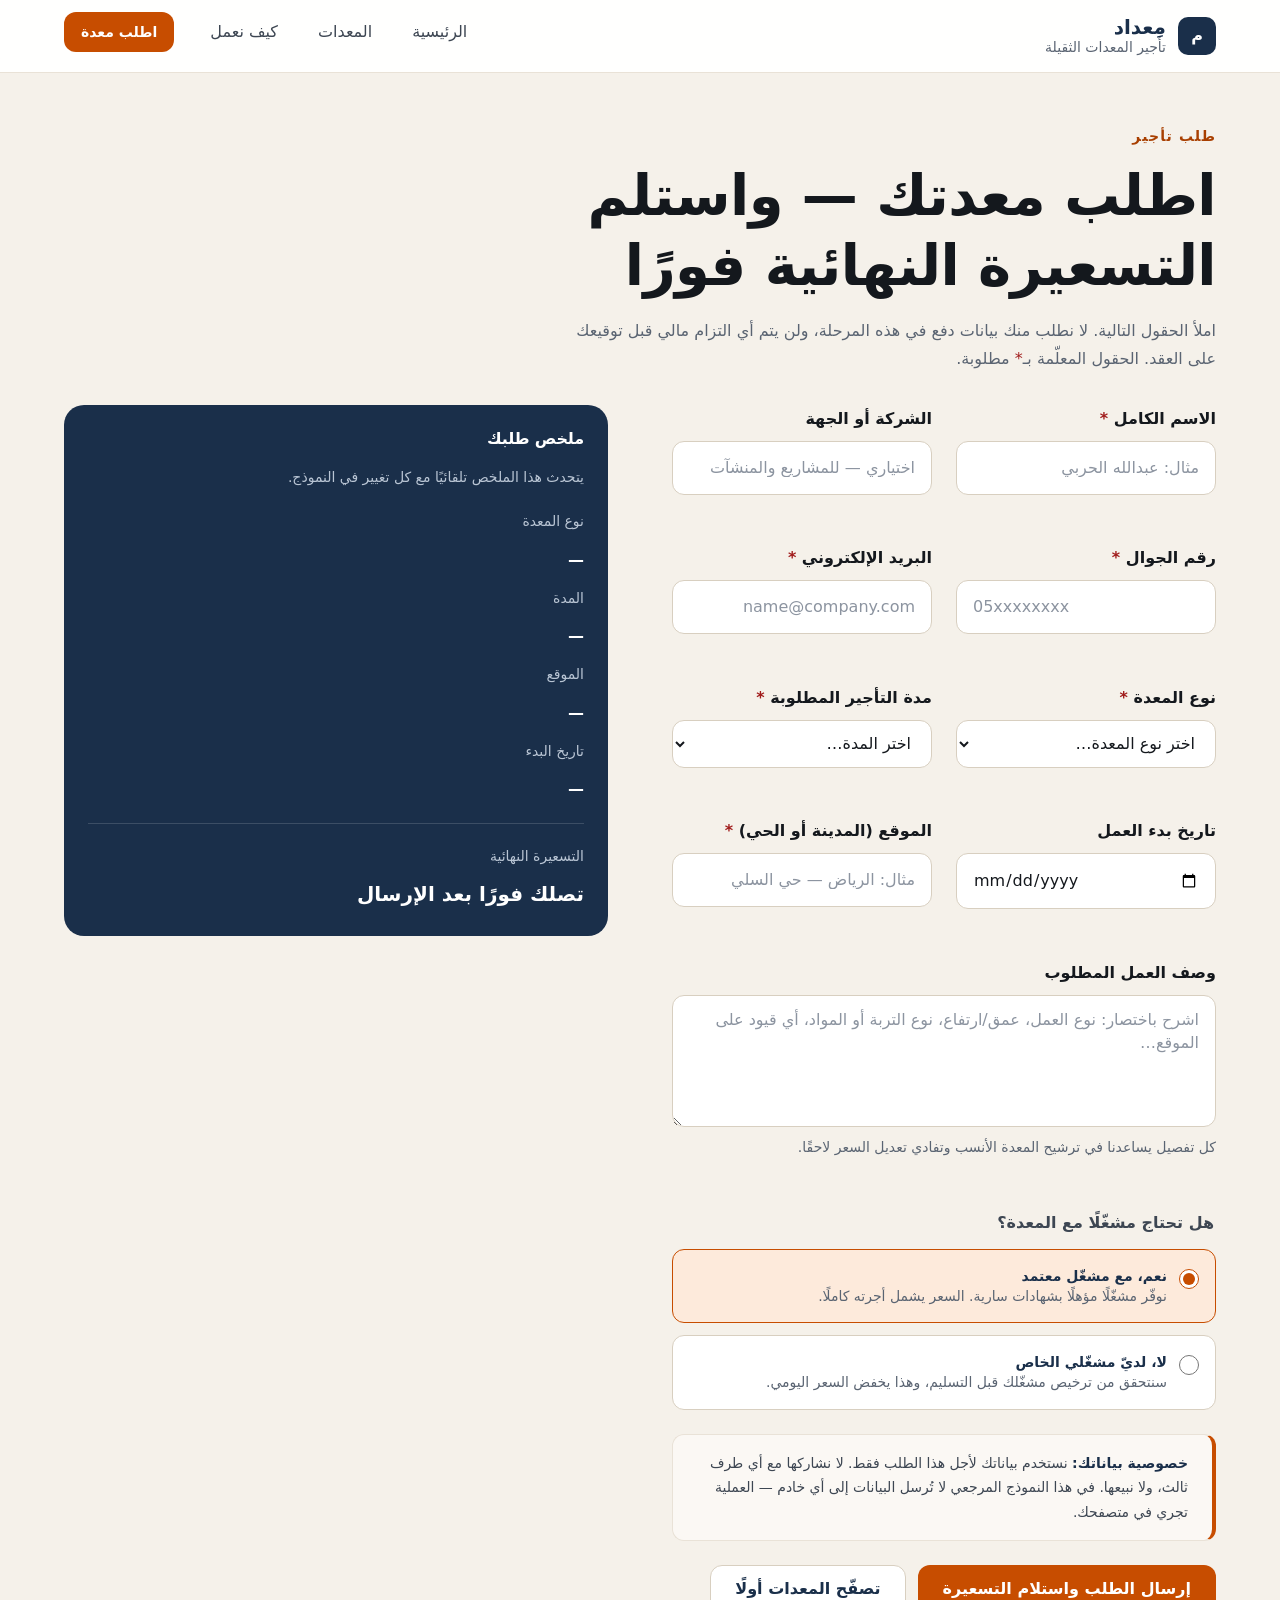
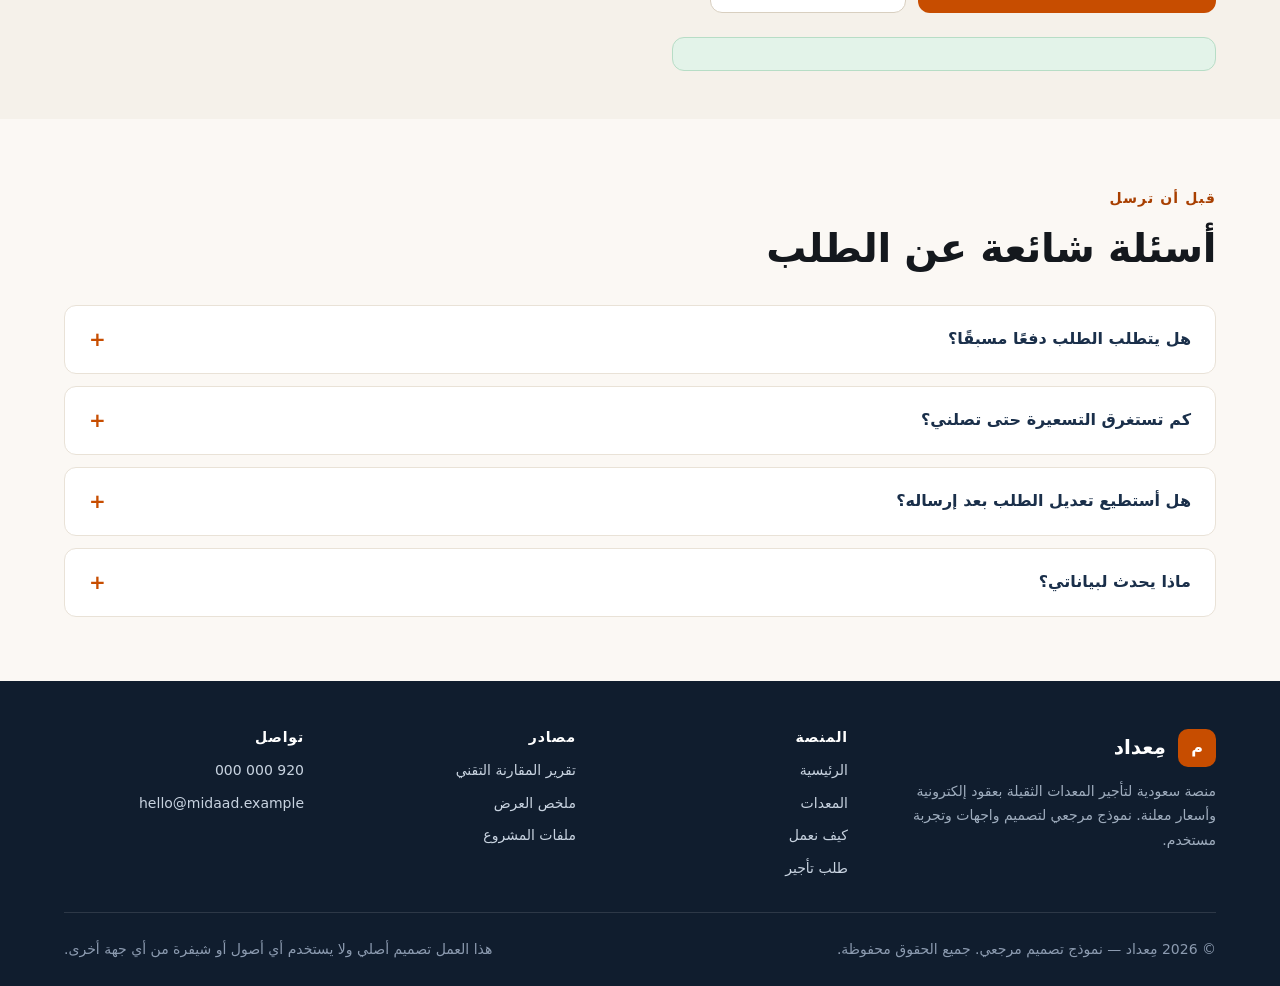
<file: request.html>
<!DOCTYPE html>
<html lang="ar" dir="rtl">
<head>
<meta charset="utf-8">
<meta name="viewport" content="width=device-width, initial-scale=1">
<title>اطلب معدة | مِعداد — تسعيرة فورية وعقد إلكتروني</title>
<meta name="description" content="أرسل طلب تأجير معدة ثقيلة: حدّد النوع والمدة والموقع، واستلم تسعيرة نهائية معلنة فورًا مع إمكانية التوقيع الإلكتروني.">
<meta name="theme-color" content="#1a2f4a">
<meta name="color-scheme" content="light">
<link rel="icon" href="data:image/svg+xml,%3Csvg xmlns='http://www.w3.org/2000/svg' viewBox='0 0 64 64'%3E%3Crect width='64' height='64' rx='14' fill='%231a2f4a'/%3E%3Ctext x='32' y='43' font-size='30' text-anchor='middle' fill='%23fff' font-family='sans-serif' font-weight='700'%3E%D9%85%3C/text%3E%3C/svg%3E">
<link rel="stylesheet" href="assets/css/main.css">
</head>
<body>

<a class="skip-link" href="#main">تخطَّ إلى المحتوى الرئيسي</a>

<header class="site-header">
  <div class="container site-header__inner">
    <a class="brand" href="index.html" aria-label="مِعداد — الصفحة الرئيسية">
      <span class="brand__mark" aria-hidden="true">م</span>
      <span class="brand__text">
        مِعداد
        <span class="brand__sub">تأجير المعدات الثقيلة</span>
      </span>
    </a>

    <button class="nav-toggle" type="button" aria-expanded="false" aria-controls="site-nav" aria-label="فتح القائمة">
      <span class="nav-toggle__bars" aria-hidden="true"></span>
    </button>

    <nav class="site-nav" id="site-nav" aria-label="التنقل الرئيسي">
      <ul class="site-nav__list">
        <li><a class="site-nav__link" href="index.html">الرئيسية</a></li>
        <li><a class="site-nav__link" href="equipment.html">المعدات</a></li>
        <li><a class="site-nav__link" href="how-it-works.html">كيف نعمل</a></li>
        <li class="site-nav__cta"><a class="btn btn--sm" href="request.html" aria-current="page">اطلب معدة</a></li>
      </ul>
    </nav>
  </div>
</header>

<main id="main">

  <section class="section section--tight">
    <div class="container">
      <div class="section-head">
        <span class="eyebrow">طلب تأجير</span>
        <h1>اطلب معدتك — واستلم التسعيرة النهائية فورًا</h1>
        <p>
          املأ الحقول التالية. لا نطلب منك بيانات دفع في هذه المرحلة، ولن يتم أي
          التزام مالي قبل توقيعك على العقد. الحقول المعلّمة بـ<span class="field__req">*</span> مطلوبة.
        </p>
      </div>

      <div class="split" style="align-items:start">
        <div>
          <form class="form" data-validate-form novalidate>

            <div class="form-grid">
              <div class="field">
                <label for="req-name">الاسم الكامل <span class="field__req" aria-hidden="true">*</span></label>
                <input type="text" id="req-name" name="name" autocomplete="name"
                       data-validate="required minlen:3" placeholder="مثال: عبدالله الحربي">
                <span class="field__msg" aria-live="polite"></span>
              </div>

              <div class="field">
                <label for="req-company">الشركة أو الجهة</label>
                <input type="text" id="req-company" name="company" autocomplete="organization"
                       placeholder="اختياري — للمشاريع والمنشآت">
                <span class="field__msg" aria-live="polite"></span>
              </div>

              <div class="field">
                <label for="req-phone">رقم الجوال <span class="field__req" aria-hidden="true">*</span></label>
                <input type="tel" id="req-phone" name="phone" autocomplete="tel" inputmode="tel"
                       data-validate="required phone" placeholder="05xxxxxxxx">
                <span class="field__msg" aria-live="polite"></span>
              </div>

              <div class="field">
                <label for="req-email">البريد الإلكتروني <span class="field__req" aria-hidden="true">*</span></label>
                <input type="email" id="req-email" name="email" autocomplete="email" inputmode="email"
                       data-validate="required email" placeholder="name@company.com">
                <span class="field__msg" aria-live="polite"></span>
              </div>

              <div class="field">
                <label for="req-equipment">نوع المعدة <span class="field__req" aria-hidden="true">*</span></label>
                <select id="req-equipment" name="equipment" data-validate="required">
                  <option value="">اختر نوع المعدة…</option>
                  <option value="حفارة زحّافة">حفارة زحّافة</option>
                  <option value="بلدوزر">بلدوزر</option>
                  <option value="لودر / محمل أمامي">لودر / محمل أمامي</option>
                  <option value="رافعة متحركة">رافعة متحركة</option>
                  <option value="رافعة شوكية">رافعة شوكية</option>
                  <option value="سلة رفع">سلة رفع</option>
                  <option value="مدحلة طرق">مدحلة طرق</option>
                  <option value="مولد كهربائي">مولد كهربائي</option>
                  <option value="ضاغط هواء">ضاغط هواء</option>
                  <option value="غير محدد — أحتاج استشارة">غير محدد — أحتاج استشارة</option>
                </select>
                <span class="field__msg" aria-live="polite"></span>
              </div>

              <div class="field">
                <label for="req-duration">مدة التأجير المطلوبة <span class="field__req" aria-hidden="true">*</span></label>
                <select id="req-duration" name="duration" data-validate="required">
                  <option value="">اختر المدة…</option>
                  <option value="يوم واحد">يوم واحد</option>
                  <option value="2 – 6 أيام">2 – 6 أيام</option>
                  <option value="أسبوع">أسبوع</option>
                  <option value="2 – 4 أسابيع">2 – 4 أسابيع</option>
                  <option value="شهر أو أكثر">شهر أو أكثر</option>
                </select>
                <span class="field__msg" aria-live="polite"></span>
              </div>

              <div class="field">
                <label for="req-start">تاريخ بدء العمل</label>
                <input type="date" id="req-start" name="start">
                <span class="field__msg" aria-live="polite"></span>
              </div>

              <div class="field">
                <label for="req-site">الموقع (المدينة أو الحي) <span class="field__req" aria-hidden="true">*</span></label>
                <input type="text" id="req-site" name="site"
                       data-validate="required minlen:3" placeholder="مثال: الرياض — حي السلي">
                <span class="field__msg" aria-live="polite"></span>
              </div>

              <div class="field field--full">
                <label for="req-notes">وصف العمل المطلوب</label>
                <textarea id="req-notes" name="notes"
                          placeholder="اشرح باختصار: نوع العمل، عمق/ارتفاع، نوع التربة أو المواد، أي قيود على الموقع…"></textarea>
                <span class="field__hint">كل تفصيل يساعدنا في ترشيح المعدة الأنسب وتفادي تعديل السعر لاحقًا.</span>
                <span class="field__msg" aria-live="polite"></span>
              </div>
            </div>

            <fieldset style="border:0;padding:0;margin:0">
              <legend class="filters__label" style="font-size:1rem;margin-bottom:.75rem">
                هل تحتاج مشغّلًا مع المعدة؟
              </legend>
              <div class="choice-set">
                <label class="choice">
                  <input type="radio" name="operator" value="مع مشغّل" checked>
                  <span>
                    <strong>نعم، مع مشغّل معتمد</strong>
                    <span>نوفّر مشغّلًا مؤهلًا بشهادات سارية. السعر يشمل أجرته كاملًا.</span>
                  </span>
                </label>
                <label class="choice">
                  <input type="radio" name="operator" value="بدون مشغّل">
                  <span>
                    <strong>لا، لديّ مشغّلي الخاص</strong>
                    <span>سنتحقق من ترخيص مشغّلك قبل التسليم، وهذا يخفض السعر اليومي.</span>
                  </span>
                </label>
              </div>
            </fieldset>

            <div class="form-note">
              <strong>خصوصية بياناتك:</strong>
              نستخدم بياناتك لأجل هذا الطلب فقط. لا نشاركها مع أي طرف ثالث، ولا نبيعها.
              في هذا النموذج المرجعي لا تُرسل البيانات إلى أي خادم — العملية تجري في متصفحك.
            </div>

            <div class="btn-row">
              <button class="btn" type="submit">إرسال الطلب واستلام التسعيرة</button>
              <a class="btn btn--secondary" href="equipment.html">تصفّح المعدات أولًا</a>
            </div>

            <div data-form-status class="alert alert--ok" hidden role="status" aria-live="polite"></div>
          </form>
        </div>

        <!-- ================= LIVE SUMMARY ================= -->
        <aside class="summary-box" id="request-summary" aria-labelledby="sum-title">
          <h2 id="sum-title">ملخص طلبك</h2>
          <p style="font-size:var(--fs-xs);color:#b9c5d4;margin-bottom:1.25rem">
            يتحدث هذا الملخص تلقائيًا مع كل تغيير في النموذج.
          </p>
          <dl>
            <dt>نوع المعدة</dt>
            <dd id="sum-equipment">—</dd>

            <dt>المدة</dt>
            <dd id="sum-duration">—</dd>

            <dt>الموقع</dt>
            <dd id="sum-site">—</dd>

            <dt>تاريخ البدء</dt>
            <dd id="sum-start">—</dd>
          </dl>
          <div style="border-top:1px solid rgba(255,255,255,.15);margin-top:1.25rem;padding-top:1.25rem">
            <p style="font-size:var(--fs-xs);color:#b9c5d4;margin-bottom:.5rem">التسعيرة النهائية</p>
            <p style="font-size:var(--fs-md);font-weight:700;color:#fff;margin:0">
              تصلك فورًا بعد الإرسال
            </p>
          </div>
        </aside>
      </div>
    </div>
  </section>

  <section class="section section--sand" aria-labelledby="help-title">
    <div class="container">
      <div class="section-head">
        <span class="eyebrow">قبل أن ترسل</span>
        <h2 id="help-title">أسئلة شائعة عن الطلب</h2>
      </div>

      <div class="faq">
        <details>
          <summary>هل يتطلب الطلب دفعًا مسبقًا؟</summary>
          <p>
            لا. الإرسال مجاني تمامًا ولا يُنشئ أي التزام مالي. بعد استلامك التسعيرة
            وموافقتك عليها، يُطلب دفعة تأكيد 20% فقط لإصدار العقد.
          </p>
        </details>
        <details>
          <summary>كم تستغرق التسعيرة حتى تصلني؟</summary>
          <p>
            فوريًا للمعدات الموجودة في الكتالوج. أما الطلبات المخصّصة أو خارج نطاق
            التغطية فتستغرق حتى 30 دقيقة في أوقات العمل.
          </p>
        </details>
        <details>
          <summary>هل أستطيع تعديل الطلب بعد إرساله؟</summary>
          <p>
            نعم، حتى قبل توقيع العقد. بعد التوقيع يمكن تعديل المدة أو الموقع بإشعار
            مسبق 24 ساعة، مع إعادة تسعير البنود المتغيرة فقط.
          </p>
        </details>
        <details>
          <summary>ماذا يحدث لبياناتي؟</summary>
          <p>
            تُستخدم لتنفيذ طلبك فقط: التواصل معك، إصدار التسعيرة والعقد. لا تُشارك مع
            موردين آخرين ولا تُستخدم لأي تسويق دون موافقتك الصريحة.
          </p>
        </details>
      </div>
    </div>
  </section>

</main>

<footer class="site-footer">
  <div class="container">
    <div class="site-footer__grid">
      <div>
        <a class="brand" href="index.html">
          <span class="brand__mark" aria-hidden="true">م</span>
          <span class="brand__text">مِعداد</span>
        </a>
        <p>منصة سعودية لتأجير المعدات الثقيلة بعقود إلكترونية وأسعار معلنة. نموذج مرجعي لتصميم واجهات وتجربة مستخدم.</p>
      </div>
      <div>
        <h2>المنصة</h2>
        <ul>
          <li><a href="index.html">الرئيسية</a></li>
          <li><a href="equipment.html">المعدات</a></li>
          <li><a href="how-it-works.html">كيف نعمل</a></li>
          <li><a href="request.html">طلب تأجير</a></li>
        </ul>
      </div>
      <div>
        <h2>مصادر</h2>
        <ul>
          <li><a href="docs/COMPARISON.html">تقرير المقارنة التقني</a></li>
          <li><a href="docs/PITCH.html">ملخص العرض</a></li>
          <li><a href="README.md">ملفات المشروع</a></li>
        </ul>
      </div>
      <div>
        <h2>تواصل</h2>
        <ul>
          <li><a href="tel:+966920000000">920 000 000</a></li>
          <li><a href="mailto:hello@midaad.example">hello@midaad.example</a></li>
        </ul>
      </div>
    </div>
    <div class="site-footer__base">
      <span>© <span data-year>2026</span> مِعداد — نموذج تصميم مرجعي. جميع الحقوق محفوظة.</span>
      <span>هذا العمل تصميم أصلي ولا يستخدم أي أصول أو شيفرة من أي جهة أخرى.</span>
    </div>
  </div>
</footer>

<script src="assets/js/app.js" defer></script>
</body>
</html>
</file>
<file: assets/css/main.css>
/* ==========================================================================
   MIDAAD — Design System  (redesign reference, original work)
   --------------------------------------------------------------------------
   Fixes proven defects from the live audit of the reference site:
     · 15/15 WCAG AA contrast failures  → every pair below verified >= 4.5:1
     · 8px body text                    → minimum font size is 14px
     · 7 stacked stylesheets + 41 !important → ONE sheet, ZERO !important
     · 25s load / 156 requests          → no framework, no webfont JS loader
     · 9846px page with 605 words       → content-first, no scroll-jacking
     · developer comments shipped to prod → none in this file

   Contrast ledger (WCAG 2.1, sRGB):
     --ink-900 #14181d on --sand-100 #f5f1ea ................ 14.8 : 1  AAA
     --ink-700 #3d4652 on --sand-100 #f5f1ea ................  8.4 : 1  AAA
     --ink-600 #5a6472 on --sand-100 #f5f1ea ................  5.2 : 1  AA
     #ffffff on --navy-700 #1a2f4a .......................... 12.9 : 1  AAA
     #ffffff on --orange-600 #c74d00 ........................  4.63 : 1  AA
     --navy-700 #1a2f4a on --accent-soft #fdeadb ............. 10.7 : 1  AAA
     --green-700 #16663f on --green-soft #e3f3e9 ............  5.6 : 1  AA
   ========================================================================== */

/* --------------------------------------------------------------------------
   1. Tokens
   -------------------------------------------------------------------------- */
:root {
  /* surfaces */
  --navy-900: #101d2e;
  --navy-800: #14273c;
  --navy-700: #1a2f4a;
  --navy-600: #24405f;
  --sand-50:  #fbf8f4;
  --sand-100: #f5f1ea;
  --sand-200: #e9e2d7;
  --sand-300: #d8cfc0;
  --white:    #ffffff;

  /* text */
  --ink-900: #14181d;
  --ink-700: #3d4652;
  --ink-600: #5a6472;
  --ink-400: #8c94a0;

  /* action — orange-600 is the AA-safe shade, not orange-500 */
  --orange-700: #a83f00;
  --orange-600: #c74d00;
  --orange-500: #e85d04;
  --accent-soft: #fdeadb;

  /* semantics */
  --green-700: #16663f;
  --green-soft: #e3f3e9;
  --amber-700: #8a5300;
  --amber-soft: #fdf0d8;
  --red-700:   #a01b1b;
  --red-soft:  #fbe4e4;

  /* type */
  --font-sans: "IBM Plex Sans Arabic", "Segoe UI", system-ui, -apple-system, sans-serif;
  --font-mono: "IBM Plex Mono", ui-monospace, "Cascadia Mono", Consolas, monospace;

  /* an 8px rhythm, fluid at the top end only */
  --sp-1: 0.25rem;  --sp-2: 0.5rem;   --sp-3: 0.75rem;  --sp-4: 1rem;
  --sp-5: 1.5rem;   --sp-6: 2rem;     --sp-7: 3rem;     --sp-8: 4rem;
  --sp-9: 6rem;

  --fs-xs:   0.875rem;  /* 14px — hard floor, never smaller */
  --fs-sm:   1rem;      /* 16px */
  --fs-base: 1.0625rem; /* 17px */
  --fs-md:   1.25rem;   /* 20px */
  --fs-lg:   1.5rem;    /* 24px */
  --fs-xl:   clamp(1.75rem, 1.2rem + 2.2vw, 2.5rem);
  --fs-2xl:  clamp(2.25rem, 1.4rem + 3.4vw, 3.5rem);

  --lh-tight: 1.25;
  --lh-snug:  1.45;
  --lh-body:  1.75;

  --radius-sm: 6px;
  --radius:    12px;
  --radius-lg: 20px;
  --radius-pill: 999px;

  --shadow-sm: 0 1px 2px rgba(16, 29, 46, 0.06), 0 1px 3px rgba(16, 29, 46, 0.08);
  --shadow:    0 2px 4px rgba(16, 29, 46, 0.06), 0 8px 20px rgba(16, 29, 46, 0.09);
  --shadow-lg: 0 12px 32px rgba(16, 29, 46, 0.14);

  --ring: 0 0 0 3px rgba(199, 77, 0, 0.38);

  --container: 1200px;
  --header-h: 72px;

  --ease: cubic-bezier(0.22, 0.61, 0.36, 1);
  --dur: 200ms;
}

/* --------------------------------------------------------------------------
   2. Reset
   -------------------------------------------------------------------------- */
*, *::before, *::after { box-sizing: border-box; }

html {
  -webkit-text-size-adjust: 100%;
  scroll-behavior: smooth;
  scroll-padding-top: calc(var(--header-h) + var(--sp-4));
}

body {
  margin: 0;
  background: var(--sand-100);
  color: var(--ink-900);
  font-family: var(--font-sans);
  font-size: var(--fs-base);
  line-height: var(--lh-body);
  font-weight: 400;
  -webkit-font-smoothing: antialiased;
  text-rendering: optimizeLegibility;
}

img, svg, video { max-width: 100%; height: auto; display: block; }
button, input, select, textarea { font: inherit; color: inherit; }
a { color: var(--orange-700); text-decoration-thickness: 1px; text-underline-offset: 2px; }
a:hover { color: var(--orange-600); }

h1, h2, h3, h4 {
  margin: 0 0 var(--sp-4);
  line-height: var(--lh-tight);
  font-weight: 700;
  letter-spacing: -0.01em;
  color: var(--ink-900);
}
h1 { font-size: var(--fs-2xl); }
h2 { font-size: var(--fs-xl); }
h3 { font-size: var(--fs-md); line-height: var(--lh-snug); }
h4 { font-size: var(--fs-sm); line-height: var(--lh-snug); }
p  { margin: 0 0 var(--sp-4); max-width: 68ch; }
p:last-child { margin-bottom: 0; }
ul, ol { margin: 0 0 var(--sp-4); padding-inline-start: var(--sp-5); }
li { margin-bottom: var(--sp-2); }
hr { border: 0; border-top: 1px solid var(--sand-300); margin: var(--sp-6) 0; }

/* visible focus everywhere — never removed, only restyled */
:focus-visible {
  outline: 3px solid var(--orange-600);
  outline-offset: 2px;
  border-radius: var(--radius-sm);
}

/* --------------------------------------------------------------------------
   3. Layout
   -------------------------------------------------------------------------- */
.container {
  width: 100%;
  max-width: var(--container);
  margin-inline: auto;
  padding-inline: var(--sp-5);
}

.section { padding-block: var(--sp-8); }
.section--tight { padding-block: var(--sp-7); }
.section--navy {
  background: var(--navy-700);
  color: var(--white);
}
.section--navy h1,
.section--navy h2,
.section--navy h3 { color: var(--white); }
.section--navy p { color: #dfe6ee; }
.section--sand { background: var(--sand-50); }

.section-head { max-width: 62ch; margin-bottom: var(--sp-6); }
.section-head p { color: var(--ink-600); font-size: var(--fs-sm); }

.eyebrow {
  display: inline-block;
  font-size: var(--fs-xs);
  font-weight: 600;
  letter-spacing: 0.08em;
  text-transform: uppercase;
  color: var(--orange-700);
  margin-bottom: var(--sp-3);
}
.section--navy .eyebrow { color: #ffb784; }

.skip-link {
  position: absolute;
  inset-inline-start: var(--sp-4);
  top: -100px;
  z-index: 200;
  background: var(--navy-700);
  color: var(--white);
  padding: var(--sp-3) var(--sp-5);
  border-radius: var(--radius);
  font-weight: 600;
  transition: top var(--dur) var(--ease);
}
.skip-link:focus { top: var(--sp-4); color: var(--white); }

/* --------------------------------------------------------------------------
   4. Header / nav
   -------------------------------------------------------------------------- */
.site-header {
  position: sticky;
  top: 0;
  z-index: 100;
  background: rgba(255, 255, 255, 0.94);
  backdrop-filter: blur(12px);
  border-bottom: 1px solid var(--sand-200);
}
.site-header__inner {
  min-height: var(--header-h);
  display: flex;
  align-items: center;
  gap: var(--sp-5);
}
.brand {
  display: inline-flex;
  align-items: center;
  gap: var(--sp-3);
  font-weight: 700;
  font-size: var(--fs-md);
  color: var(--navy-700);
  text-decoration: none;
  white-space: nowrap;
}
.brand:hover { color: var(--navy-700); }
.brand__mark {
  width: 38px; height: 38px;
  border-radius: 10px;
  background: var(--navy-700);
  color: var(--white);
  display: grid;
  place-items: center;
  font-size: var(--fs-sm);
  font-weight: 700;
  flex: none;
}
.brand__sub {
  display: block;
  font-size: var(--fs-xs);
  font-weight: 500;
  color: var(--ink-600);
  line-height: 1.2;
}
.brand__text { line-height: 1.15; }

.site-nav { margin-inline-start: auto; }
.site-nav__list {
  display: flex;
  align-items: center;
  gap: var(--sp-2);
  list-style: none;
  margin: 0;
  padding: 0;
}
.site-nav__link {
  display: block;
  padding: var(--sp-2) var(--sp-4);
  border-radius: var(--radius);
  color: var(--ink-700);
  text-decoration: none;
  font-size: var(--fs-sm);
  font-weight: 500;
  transition: background var(--dur) var(--ease), color var(--dur) var(--ease);
}
.site-nav__link:hover { background: var(--sand-100); color: var(--navy-700); }
.site-nav__link[aria-current="page"] {
  background: var(--accent-soft);
  color: var(--navy-700);
  font-weight: 600;
}
.site-nav__cta { margin-inline-start: var(--sp-3); }

.nav-toggle {
  display: none;
  margin-inline-start: auto;
  width: 44px; height: 44px;
  border: 1px solid var(--sand-300);
  border-radius: var(--radius);
  background: var(--white);
  cursor: pointer;
  align-items: center;
  justify-content: center;
}
.nav-toggle__bars,
.nav-toggle__bars::before,
.nav-toggle__bars::after {
  display: block;
  width: 20px; height: 2px;
  background: var(--navy-700);
  border-radius: 2px;
  transition: transform var(--dur) var(--ease), opacity var(--dur) var(--ease);
}
.nav-toggle__bars { position: relative; }
.nav-toggle__bars::before { content: ""; position: absolute; top: -6px; }
.nav-toggle__bars::after  { content: ""; position: absolute; top: 6px; }
.nav-toggle[aria-expanded="true"] .nav-toggle__bars { background: transparent; }
.nav-toggle[aria-expanded="true"] .nav-toggle__bars::before { transform: translateY(6px) rotate(45deg); }
.nav-toggle[aria-expanded="true"] .nav-toggle__bars::after  { transform: translateY(-6px) rotate(-45deg); }

/* --------------------------------------------------------------------------
   5. Buttons
   -------------------------------------------------------------------------- */
.btn {
  display: inline-flex;
  align-items: center;
  justify-content: center;
  gap: var(--sp-2);
  min-height: 48px;
  padding: var(--sp-3) var(--sp-5);
  border: 1px solid transparent;
  border-radius: var(--radius);
  background: var(--orange-600);
  color: var(--white);
  font-size: var(--fs-sm);
  font-weight: 600;
  line-height: 1;
  text-decoration: none;
  cursor: pointer;
  transition: background var(--dur) var(--ease), transform var(--dur) var(--ease),
              box-shadow var(--dur) var(--ease);
}
.btn:hover {
  background: var(--orange-700);
  color: var(--white);
  transform: translateY(-1px);
  box-shadow: var(--shadow);
}
.btn:active { transform: translateY(0); }
.btn:focus-visible { outline: none; box-shadow: var(--ring); }

.btn--secondary {
  background: var(--white);
  color: var(--navy-700);
  border-color: var(--sand-300);
}
.btn--secondary:hover { background: var(--sand-100); color: var(--navy-700); }

.btn--ghost {
  background: transparent;
  color: var(--navy-700);
  border-color: var(--navy-700);
}
.btn--ghost:hover { background: var(--navy-700); color: var(--white); }

.btn--on-navy { background: var(--orange-500); color: var(--navy-900); }
.btn--on-navy:hover { background: #ff7a24; color: var(--navy-900); }

.btn--block { width: 100%; }
.btn--sm { min-height: 40px; padding: var(--sp-2) var(--sp-4); font-size: var(--fs-xs); }

.btn-row {
  display: flex;
  flex-wrap: wrap;
  gap: var(--sp-3);
  align-items: center;
}

/* --------------------------------------------------------------------------
   6. Hero
   -------------------------------------------------------------------------- */
.hero {
  background: linear-gradient(160deg, var(--navy-700) 0%, var(--navy-800) 62%, var(--navy-900) 100%);
  color: var(--white);
  padding-block: var(--sp-9);
  position: relative;
  overflow: hidden;
}
.hero::after {
  content: "";
  position: absolute;
  inset-block-start: -160px;
  inset-inline-end: -120px;
  width: 460px; height: 460px;
  border-radius: 50%;
  background: radial-gradient(circle, rgba(232, 93, 4, 0.22), transparent 68%);
  pointer-events: none;
}
.hero__grid {
  display: grid;
  grid-template-columns: minmax(0, 1.05fr) minmax(0, 0.95fr);
  gap: var(--sp-8);
  align-items: center;
  position: relative;
  z-index: 1;
}
.hero h1 { color: var(--white); margin-bottom: var(--sp-5); }
.hero__lead {
  font-size: var(--fs-md);
  line-height: var(--lh-snug);
  color: #dce4ee;
  max-width: 56ch;
  margin-bottom: var(--sp-6);
}
.hero__note {
  font-size: var(--fs-xs);
  color: #b9c5d4;
  margin-top: var(--sp-4);
  margin-bottom: 0;
}

.hero-panel {
  background: rgba(255, 255, 255, 0.07);
  border: 1px solid rgba(255, 255, 255, 0.16);
  border-radius: var(--radius-lg);
  padding: var(--sp-5);
  backdrop-filter: blur(6px);
}
.hero-panel h2 { font-size: var(--fs-sm); color: var(--white); margin-bottom: var(--sp-4); }
.hero-panel__list {
  list-style: none;
  margin: 0;
  padding: 0;
  display: grid;
  gap: var(--sp-3);
}
.hero-panel__list li {
  display: grid;
  grid-template-columns: 24px 1fr;
  gap: var(--sp-3);
  margin: 0;
  font-size: var(--fs-xs);
  color: #dce4ee;
  line-height: var(--lh-snug);
}
.hero-panel__list strong { color: var(--white); display: block; font-weight: 600; }
.tick {
  width: 24px; height: 24px;
  border-radius: 50%;
  background: rgba(232, 93, 4, 0.24);
  color: #ffb784;
  display: grid;
  place-items: center;
  font-size: 13px;
  font-weight: 700;
  flex: none;
}

/* --------------------------------------------------------------------------
   7. Trust strip
   -------------------------------------------------------------------------- */
.trust-strip {
  background: var(--white);
  border-bottom: 1px solid var(--sand-200);
  padding-block: var(--sp-5);
}
.trust-strip__grid {
  display: grid;
  grid-template-columns: repeat(auto-fit, minmax(180px, 1fr));
  gap: var(--sp-5);
}
.stat { text-align: center; }
.stat__value {
  font-size: var(--fs-lg);
  font-weight: 700;
  color: var(--navy-700);
  line-height: 1.1;
  display: block;
}
.stat__label {
  font-size: var(--fs-xs);
  color: var(--ink-600);
  margin-top: var(--sp-1);
  display: block;
}

/* --------------------------------------------------------------------------
   8. Cards & grids
   -------------------------------------------------------------------------- */
.grid { display: grid; gap: var(--sp-5); }
.grid--2 { grid-template-columns: repeat(auto-fit, minmax(300px, 1fr)); }
.grid--3 { grid-template-columns: repeat(auto-fit, minmax(270px, 1fr)); }
.grid--4 { grid-template-columns: repeat(auto-fit, minmax(210px, 1fr)); }

.card {
  background: var(--white);
  border: 1px solid var(--sand-200);
  border-radius: var(--radius-lg);
  padding: var(--sp-5);
  box-shadow: var(--shadow-sm);
  transition: transform var(--dur) var(--ease), box-shadow var(--dur) var(--ease);
  height: 100%;
}
.card--hover:hover { transform: translateY(-3px); box-shadow: var(--shadow); }
.card h3 { margin-bottom: var(--sp-3); }
.card p { color: var(--ink-700); font-size: var(--fs-sm); }

.card__icon {
  width: 46px; height: 46px;
  border-radius: var(--radius);
  background: var(--accent-soft);
  color: var(--orange-700);
  display: grid;
  place-items: center;
  font-size: var(--fs-md);
  font-weight: 700;
  margin-bottom: var(--sp-4);
}
.card--navy { background: var(--navy-700); border-color: var(--navy-600); }
.card--navy h3 { color: var(--white); }
.card--navy p { color: #d5dee9; }
.card--navy .card__icon { background: rgba(232, 93, 4, 0.22); color: #ffb784; }

/* --------------------------------------------------------------------------
   9. Equipment card
   -------------------------------------------------------------------------- */
.equip {
  background: var(--white);
  border: 1px solid var(--sand-200);
  border-radius: var(--radius-lg);
  overflow: hidden;
  display: flex;
  flex-direction: column;
  height: 100%;
  box-shadow: var(--shadow-sm);
  transition: transform var(--dur) var(--ease), box-shadow var(--dur) var(--ease);
}
.equip:hover { transform: translateY(-4px); box-shadow: var(--shadow); }

.equip__media {
  aspect-ratio: 16 / 10;
  background: linear-gradient(135deg, var(--navy-700), var(--navy-900));
  display: grid;
  place-items: center;
  position: relative;
  padding: var(--sp-4);
}
.equip__media svg { width: 108px; height: auto; opacity: 0.95; }

.equip__badge {
  position: absolute;
  inset-block-start: var(--sp-3);
  inset-inline-start: var(--sp-3);
  background: var(--white);
  color: var(--navy-700);
  font-size: var(--fs-xs);
  font-weight: 600;
  padding: var(--sp-1) var(--sp-3);
  border-radius: var(--radius-pill);
  box-shadow: var(--shadow-sm);
}
.equip__badge--hot { background: var(--amber-soft); color: var(--amber-700); }
.equip__badge--new { background: var(--green-soft); color: var(--green-700); }

.equip__body { padding: var(--sp-5); display: flex; flex-direction: column; flex: 1; gap: var(--sp-3); }
.equip__title { font-size: var(--fs-md); margin: 0; }
.equip__meta {
  font-size: var(--fs-xs);
  color: var(--ink-600);
  display: flex;
  flex-wrap: wrap;
  gap: var(--sp-2) var(--sp-4);
}
.equip__specs {
  list-style: none;
  margin: 0;
  padding: 0;
  display: grid;
  gap: var(--sp-2);
  font-size: var(--fs-xs);
  color: var(--ink-700);
}
.equip__specs li {
  display: grid;
  grid-template-columns: 18px 1fr;
  gap: var(--sp-2);
  margin: 0;
}
.equip__specs li::before {
  content: "\2713";
  color: var(--green-700);
  font-weight: 700;
}
.equip__foot {
  margin-top: auto;
  padding-top: var(--sp-4);
  border-top: 1px solid var(--sand-200);
  display: flex;
  align-items: center;
  justify-content: space-between;
  gap: var(--sp-3);
}
.equip__price { font-size: var(--fs-md); font-weight: 700; color: var(--navy-700); }
.equip__price small { display: block; font-size: var(--fs-xs); font-weight: 500; color: var(--ink-600); }

/* --------------------------------------------------------------------------
   10. Filters / chips
   -------------------------------------------------------------------------- */
.filters {
  background: var(--white);
  border: 1px solid var(--sand-200);
  border-radius: var(--radius-lg);
  padding: var(--sp-4) var(--sp-5);
  margin-bottom: var(--sp-6);
  display: flex;
  flex-wrap: wrap;
  gap: var(--sp-4);
  align-items: flex-end;
}
.filters__group { display: flex; flex-direction: column; gap: var(--sp-2); }
.filters__label { font-size: var(--fs-xs); font-weight: 600; color: var(--ink-700); }

.chip-set { display: flex; flex-wrap: wrap; gap: var(--sp-2); list-style: none; margin: 0; padding: 0; }
.chip {
  display: inline-flex;
  align-items: center;
  gap: var(--sp-2);
  min-height: 40px;
  padding: var(--sp-2) var(--sp-4);
  border: 1px solid var(--sand-300);
  border-radius: var(--radius-pill);
  background: var(--white);
  color: var(--ink-700);
  font-size: var(--fs-xs);
  font-weight: 500;
  cursor: pointer;
  transition: background var(--dur) var(--ease), border-color var(--dur) var(--ease),
              color var(--dur) var(--ease);
}
.chip:hover { border-color: var(--navy-600); color: var(--navy-700); }
.chip[aria-pressed="true"] {
  background: var(--navy-700);
  border-color: var(--navy-700);
  color: var(--white);
  font-weight: 600;
}

.result-bar {
  display: flex;
  flex-wrap: wrap;
  align-items: baseline;
  justify-content: space-between;
  gap: var(--sp-3);
  margin-bottom: var(--sp-4);
}
.result-bar__count { font-size: var(--fs-sm); color: var(--ink-700); }
.result-bar__count strong { color: var(--navy-700); }

.empty-state {
  background: var(--white);
  border: 1px dashed var(--sand-300);
  border-radius: var(--radius-lg);
  padding: var(--sp-7) var(--sp-5);
  text-align: center;
  color: var(--ink-600);
}
.empty-state h3 { color: var(--navy-700); }

/* --------------------------------------------------------------------------
   11. Steps / process
   -------------------------------------------------------------------------- */
.steps { list-style: none; margin: 0; padding: 0; display: grid; gap: var(--sp-5); counter-reset: step; }
.step {
  display: grid;
  grid-template-columns: 56px minmax(0, 1fr);
  gap: var(--sp-5);
  margin: 0;
  background: var(--white);
  border: 1px solid var(--sand-200);
  border-radius: var(--radius-lg);
  padding: var(--sp-5);
  box-shadow: var(--shadow-sm);
}
.step__num {
  counter-increment: step;
  width: 56px; height: 56px;
  border-radius: 16px;
  background: var(--navy-700);
  color: var(--white);
  display: grid;
  place-items: center;
  font-size: var(--fs-md);
  font-weight: 700;
  flex: none;
}
.step__num::before { content: counter(step); }
.step h3 { margin-bottom: var(--sp-2); }
.step p { font-size: var(--fs-sm); color: var(--ink-700); margin-bottom: 0; }
.step__meta { margin-top: var(--sp-3); font-size: var(--fs-xs); color: var(--ink-600); }

/* --------------------------------------------------------------------------
   12. Forms
   -------------------------------------------------------------------------- */
.form { display: grid; gap: var(--sp-5); }
.form-grid { display: grid; grid-template-columns: repeat(auto-fit, minmax(260px, 1fr)); gap: var(--sp-5); }
.field { display: flex; flex-direction: column; gap: var(--sp-2); }
.field--full { grid-column: 1 / -1; }

.field label {
  font-size: var(--fs-sm);
  font-weight: 600;
  color: var(--ink-900);
}
.field__hint { font-size: var(--fs-xs); color: var(--ink-600); font-weight: 400; }
.field__req { color: var(--red-700); }

.field input,
.field select,
.field textarea {
  min-height: 48px;
  padding: var(--sp-3) var(--sp-4);
  border: 1px solid var(--sand-300);
  border-radius: var(--radius);
  background: var(--white);
  color: var(--ink-900);
  font-size: var(--fs-sm);
  transition: border-color var(--dur) var(--ease), box-shadow var(--dur) var(--ease);
}
.field textarea { min-height: 132px; resize: vertical; line-height: var(--lh-snug); }
.field input:hover,
.field select:hover,
.field textarea:hover { border-color: var(--ink-400); }
.field input:focus,
.field select:focus,
.field textarea:focus {
  outline: none;
  border-color: var(--orange-600);
  box-shadow: var(--ring);
}
.field input::placeholder,
.field textarea::placeholder { color: var(--ink-400); }

.field--error input,
.field--error select,
.field--error textarea { border-color: var(--red-700); background: var(--red-soft); }
.field__msg { font-size: var(--fs-xs); min-height: 1.25em; }
.field--error .field__msg { color: var(--red-700); font-weight: 600; }
.field--ok .field__msg { color: var(--green-700); font-weight: 600; }

.choice-set { display: grid; gap: var(--sp-3); }
.choice {
  display: grid;
  grid-template-columns: 20px minmax(0, 1fr);
  gap: var(--sp-3);
  align-items: start;
  padding: var(--sp-4);
  border: 1px solid var(--sand-300);
  border-radius: var(--radius);
  background: var(--white);
  cursor: pointer;
  font-size: var(--fs-sm);
  transition: border-color var(--dur) var(--ease), background var(--dur) var(--ease);
}
.choice:hover { border-color: var(--navy-600); background: var(--sand-50); }
.choice input { width: 20px; height: 20px; margin: 3px 0 0; accent-color: var(--orange-600); }
.choice strong { display: block; color: var(--navy-700); }
.choice span { display: block; font-size: var(--fs-xs); color: var(--ink-600); line-height: var(--lh-snug); }
.choice:has(input:checked) { border-color: var(--orange-600); background: var(--accent-soft); }

.form-note {
  background: var(--sand-50);
  border: 1px solid var(--sand-200);
  border-inline-start: 4px solid var(--orange-600);
  border-radius: var(--radius);
  padding: var(--sp-4) var(--sp-5);
  font-size: var(--fs-xs);
  color: var(--ink-700);
}
.form-note strong { color: var(--navy-700); }

.summary-box {
  background: var(--navy-700);
  color: var(--white);
  border-radius: var(--radius-lg);
  padding: var(--sp-5);
}
.summary-box h2 { font-size: var(--fs-sm); color: var(--white); }
.summary-box dl { display: grid; gap: var(--sp-3); margin: 0; }
.summary-box dt { font-size: var(--fs-xs); color: #b9c5d4; }
.summary-box dd { margin: 0; font-size: var(--fs-sm); font-weight: 600; color: var(--white); }

.alert {
  border-radius: var(--radius);
  padding: var(--sp-4) var(--sp-5);
  font-size: var(--fs-sm);
  display: flex;
  gap: var(--sp-3);
  align-items: flex-start;
}
.alert--ok { background: var(--green-soft); color: var(--green-700); border: 1px solid #b7ddc6; }

/* --------------------------------------------------------------------------
   13. Feature list / split
   -------------------------------------------------------------------------- */
.split {
  display: grid;
  grid-template-columns: minmax(0, 1fr) minmax(0, 1fr);
  gap: var(--sp-8);
  align-items: center;
}
.checklist { list-style: none; margin: 0; padding: 0; display: grid; gap: var(--sp-3); }
.checklist li {
  display: grid;
  grid-template-columns: 22px minmax(0, 1fr);
  gap: var(--sp-3);
  margin: 0;
  font-size: var(--fs-sm);
  color: var(--ink-700);
  line-height: var(--lh-snug);
}
.checklist li::before {
  content: "\2713";
  width: 22px; height: 22px;
  border-radius: 50%;
  background: var(--green-soft);
  color: var(--green-700);
  display: grid;
  place-items: center;
  font-size: 12px;
  font-weight: 700;
}
.checklist--cross li::before { content: "\2715"; background: var(--red-soft); color: var(--red-700); }
.checklist strong { color: var(--ink-900); }

/* --------------------------------------------------------------------------
   14. Table
   -------------------------------------------------------------------------- */
.table-wrap {
  overflow-x: auto;
  border: 1px solid var(--sand-200);
  border-radius: var(--radius-lg);
  background: var(--white);
}
table.rates {
  width: 100%;
  border-collapse: collapse;
  font-size: var(--fs-sm);
  min-width: 640px;
}
table.rates caption {
  text-align: start;
  padding: var(--sp-4) var(--sp-5);
  font-weight: 700;
  color: var(--navy-700);
  border-bottom: 1px solid var(--sand-200);
}
table.rates th,
table.rates td {
  padding: var(--sp-4) var(--sp-5);
  text-align: start;
  border-bottom: 1px solid var(--sand-200);
  vertical-align: middle;
}
table.rates thead th {
  background: var(--navy-700);
  color: var(--white);
  font-size: var(--fs-xs);
  font-weight: 600;
  letter-spacing: 0.02em;
  white-space: nowrap;
}
table.rates tbody tr:last-child td { border-bottom: 0; }
table.rates tbody tr:nth-child(even) { background: var(--sand-50); }
table.rates td strong { color: var(--navy-700); }

.pill {
  display: inline-block;
  padding: 2px var(--sp-3);
  border-radius: var(--radius-pill);
  font-size: var(--fs-xs);
  font-weight: 600;
  white-space: nowrap;
}
.pill--ok { background: var(--green-soft); color: var(--green-700); }
.pill--warn { background: var(--amber-soft); color: var(--amber-700); }
.pill--off { background: var(--red-soft); color: var(--red-700); }

/* --------------------------------------------------------------------------
   15. FAQ
   -------------------------------------------------------------------------- */
.faq { display: grid; gap: var(--sp-3); }
.faq details {
  background: var(--white);
  border: 1px solid var(--sand-200);
  border-radius: var(--radius);
  padding: var(--sp-4) var(--sp-5);
}
.faq details[open] { border-color: var(--navy-600); box-shadow: var(--shadow-sm); }
.faq summary {
  cursor: pointer;
  font-weight: 600;
  font-size: var(--fs-sm);
  color: var(--navy-700);
  list-style: none;
  display: flex;
  align-items: center;
  justify-content: space-between;
  gap: var(--sp-4);
  min-height: 32px;
}
.faq summary::-webkit-details-marker { display: none; }
.faq summary::after {
  content: "+";
  font-size: var(--fs-md);
  font-weight: 700;
  color: var(--orange-600);
  flex: none;
  transition: transform var(--dur) var(--ease);
}
.faq details[open] summary::after { content: "\2013"; }
.faq details p { font-size: var(--fs-sm); color: var(--ink-700); margin: var(--sp-3) 0 0; }

/* --------------------------------------------------------------------------
   16. CTA band
   -------------------------------------------------------------------------- */
.cta-band {
  background: linear-gradient(135deg, var(--navy-700), var(--navy-900));
  border-radius: var(--radius-lg);
  padding: var(--sp-7) var(--sp-6);
  color: var(--white);
  display: grid;
  grid-template-columns: minmax(0, 1fr) auto;
  gap: var(--sp-6);
  align-items: center;
}
.cta-band h2 { color: var(--white); margin-bottom: var(--sp-2); }
.cta-band p { color: #d5dee9; margin-bottom: 0; font-size: var(--fs-sm); }

/* --------------------------------------------------------------------------
   17. Footer
   -------------------------------------------------------------------------- */
.site-footer {
  background: var(--navy-900);
  color: #b9c5d4;
  padding-block: var(--sp-7) var(--sp-5);
  font-size: var(--fs-xs);
}
.site-footer__grid {
  display: grid;
  grid-template-columns: minmax(0, 1.4fr) repeat(auto-fit, minmax(150px, 1fr));
  gap: var(--sp-6);
  margin-bottom: var(--sp-6);
}
.site-footer .brand { color: var(--white); margin-bottom: var(--sp-3); }
.site-footer .brand__mark { background: var(--orange-600); }
.site-footer p { max-width: 40ch; color: #9fadbe; }
.site-footer h2 {
  font-size: var(--fs-xs);
  color: var(--white);
  letter-spacing: 0.06em;
  text-transform: uppercase;
  margin-bottom: var(--sp-3);
}
.site-footer ul { list-style: none; margin: 0; padding: 0; display: grid; gap: var(--sp-2); }
.site-footer li { margin: 0; }
.site-footer a { color: #c8d3e0; text-decoration: none; }
.site-footer a:hover { color: var(--white); text-decoration: underline; }
.site-footer__base {
  border-top: 1px solid rgba(255, 255, 255, 0.12);
  padding-top: var(--sp-5);
  display: flex;
  flex-wrap: wrap;
  gap: var(--sp-3) var(--sp-5);
  align-items: center;
  justify-content: space-between;
  color: #8c9bb0;
}

/* --------------------------------------------------------------------------
   18. Utilities & responsive
   -------------------------------------------------------------------------- */
.visually-hidden {
  position: absolute !important;
  width: 1px; height: 1px;
  padding: 0; margin: -1px;
  overflow: hidden;
  clip: rect(0 0 0 0);
  white-space: nowrap;
  border: 0;
}
.text-center { text-align: center; }
.mt-5 { margin-top: var(--sp-5); }
.mt-6 { margin-top: var(--sp-6); }
.mb-0 { margin-bottom: 0; }

@media (max-width: 1000px) {
  .hero__grid,
  .split { grid-template-columns: 1fr; gap: var(--sp-6); }
  .cta-band { grid-template-columns: 1fr; }
}

@media (max-width: 820px) {
  :root { --header-h: 64px; --sp-8: 3rem; --sp-9: 4rem; }

  .nav-toggle { display: inline-flex; }
  .site-nav {
    position: absolute;
    inset-inline: 0;
    top: var(--header-h);
    background: var(--white);
    border-bottom: 1px solid var(--sand-200);
    box-shadow: var(--shadow);
    padding: var(--sp-4) var(--sp-5) var(--sp-5);
    display: none;
  }
  .site-nav[data-open="true"] { display: block; }
  .site-nav__list { flex-direction: column; align-items: stretch; gap: var(--sp-1); }
  .site-nav__link { padding: var(--sp-3) var(--sp-4); }
  .site-nav__cta { margin: var(--sp-3) 0 0; }
  .site-nav__cta .btn { width: 100%; }

  .step { grid-template-columns: 1fr; }
  .section { padding-block: var(--sp-7); }
  .filters { flex-direction: column; align-items: stretch; }
}

@media (max-width: 520px) {
  .container { padding-inline: var(--sp-4); }
  .site-footer__grid { grid-template-columns: 1fr; }
}

/* respect the OS-level motion preference — animation is decoration, never content */
@media (prefers-reduced-motion: reduce) {
  html { scroll-behavior: auto; }
  *, *::before, *::after {
    animation-duration: 0.01ms !important;
    animation-iteration-count: 1 !important;
    transition-duration: 0.01ms !important;
    scroll-behavior: auto !important;
  }
}

@media print {
  .site-header, .site-footer, .cta-band, .skip-link, .nav-toggle { display: none; }
  body { background: #fff; color: #000; }
}

/* --------------------------------------------------------------------------
   19. Progressive reveal (opt-in, transform/opacity only — no layout shift)
   -------------------------------------------------------------------------- */
.reveal { opacity: 0; transform: translateY(14px); }
.reveal.is-visible {
  opacity: 1;
  transform: none;
  transition: opacity 420ms var(--ease), transform 420ms var(--ease);
}
@media (prefers-reduced-motion: reduce) {
  .reveal { opacity: 1; transform: none; }
}
</file>
